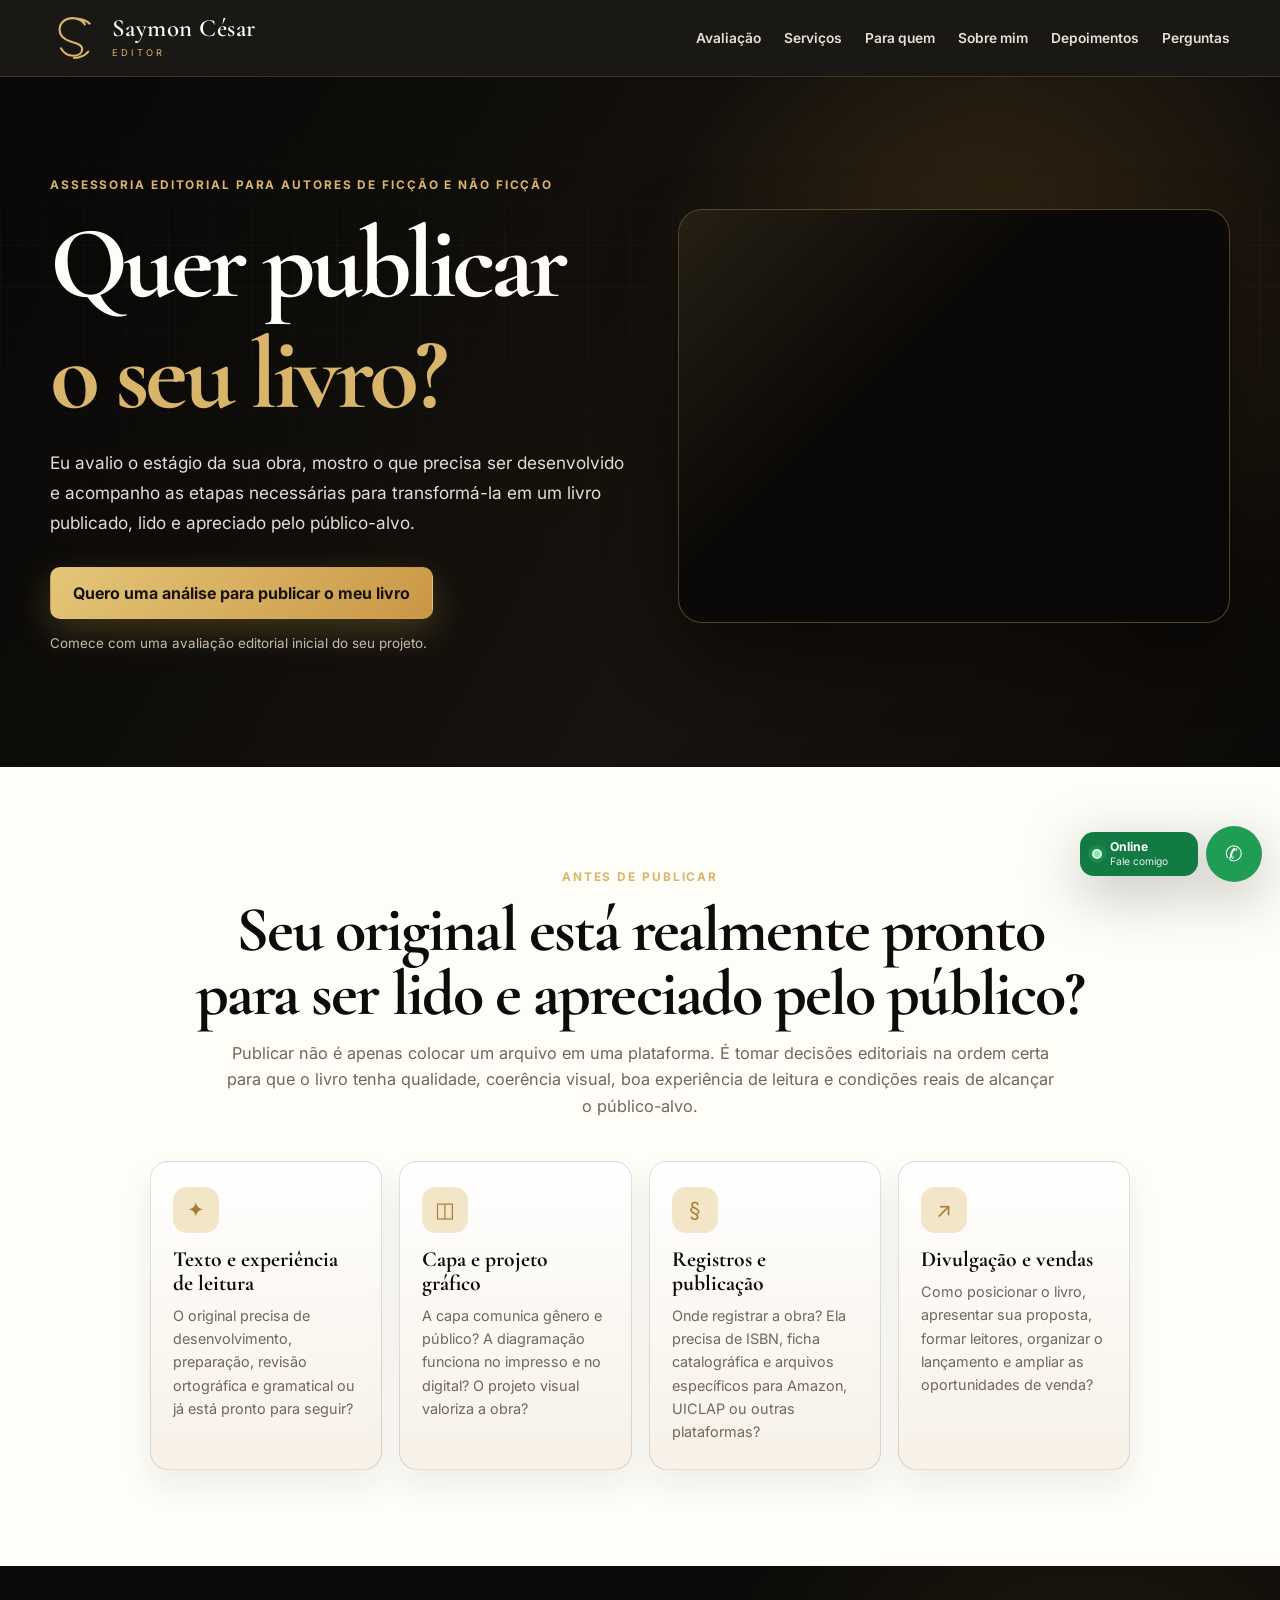
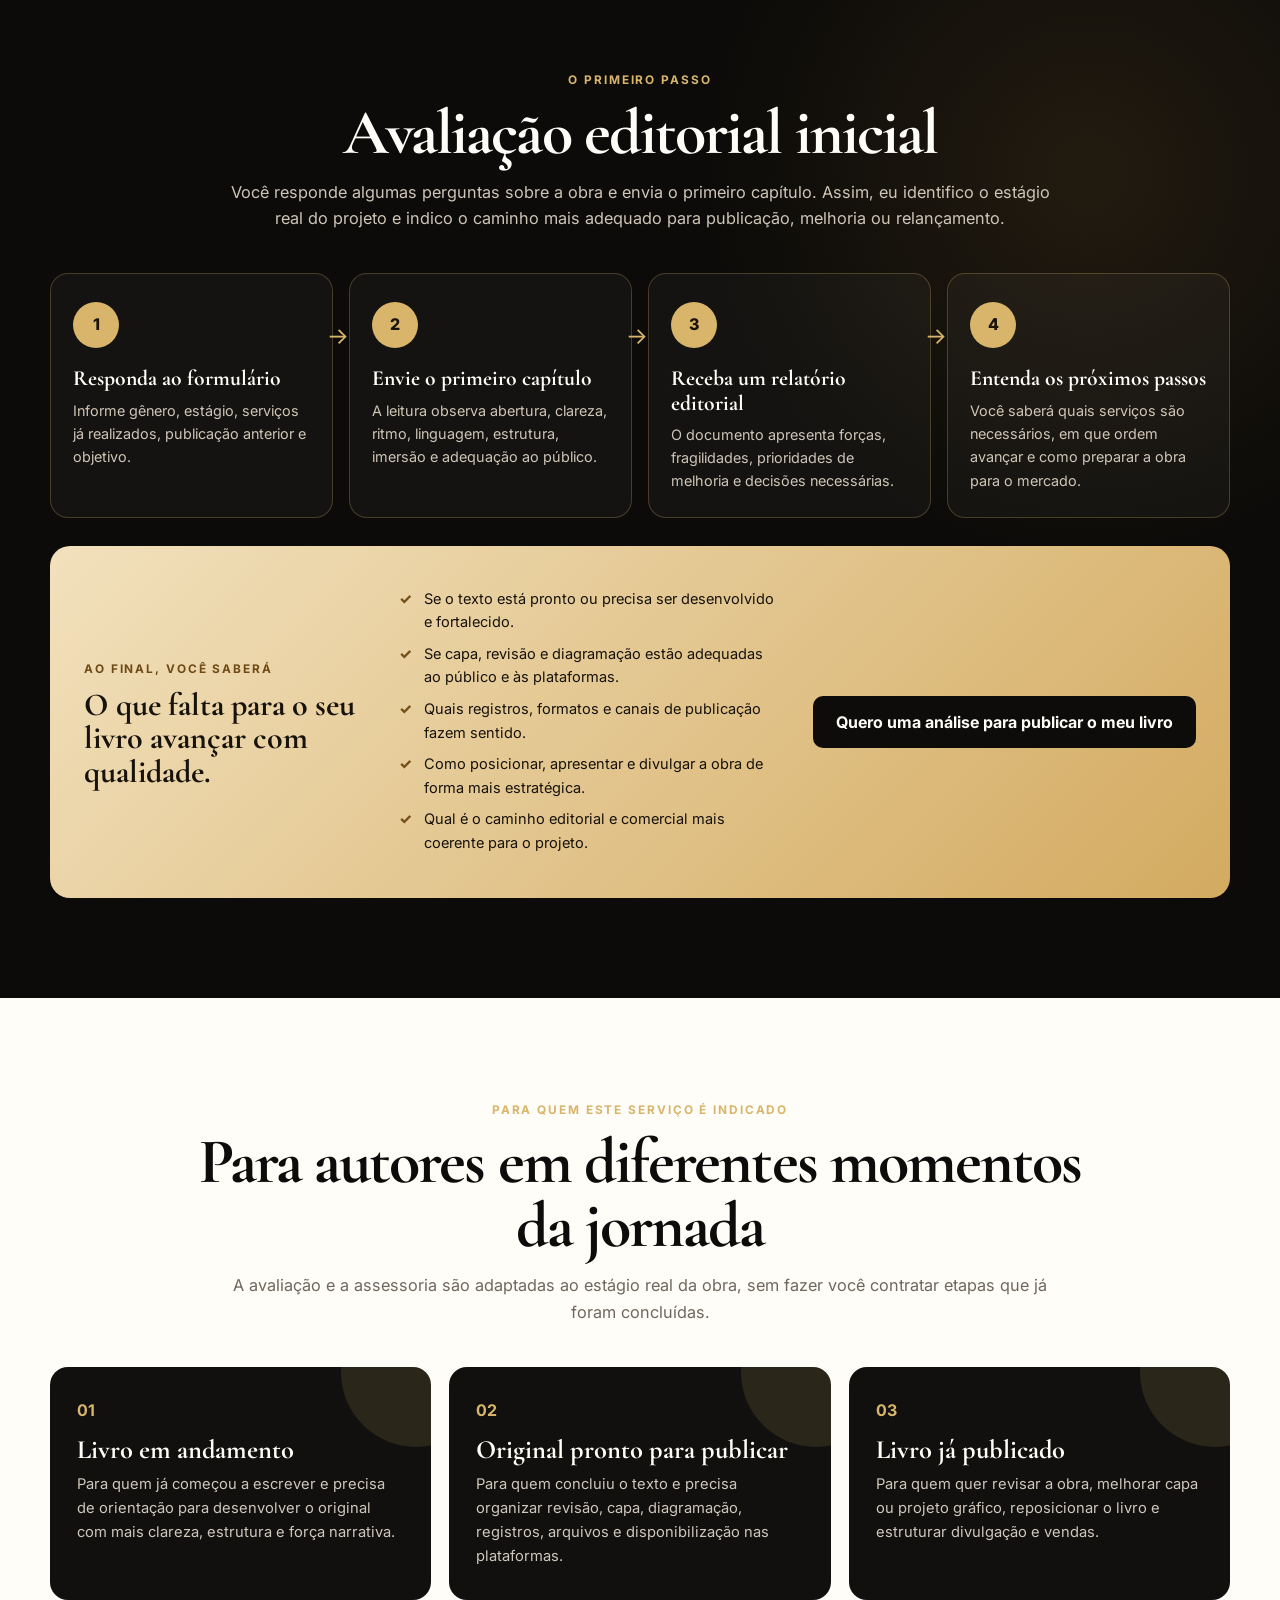
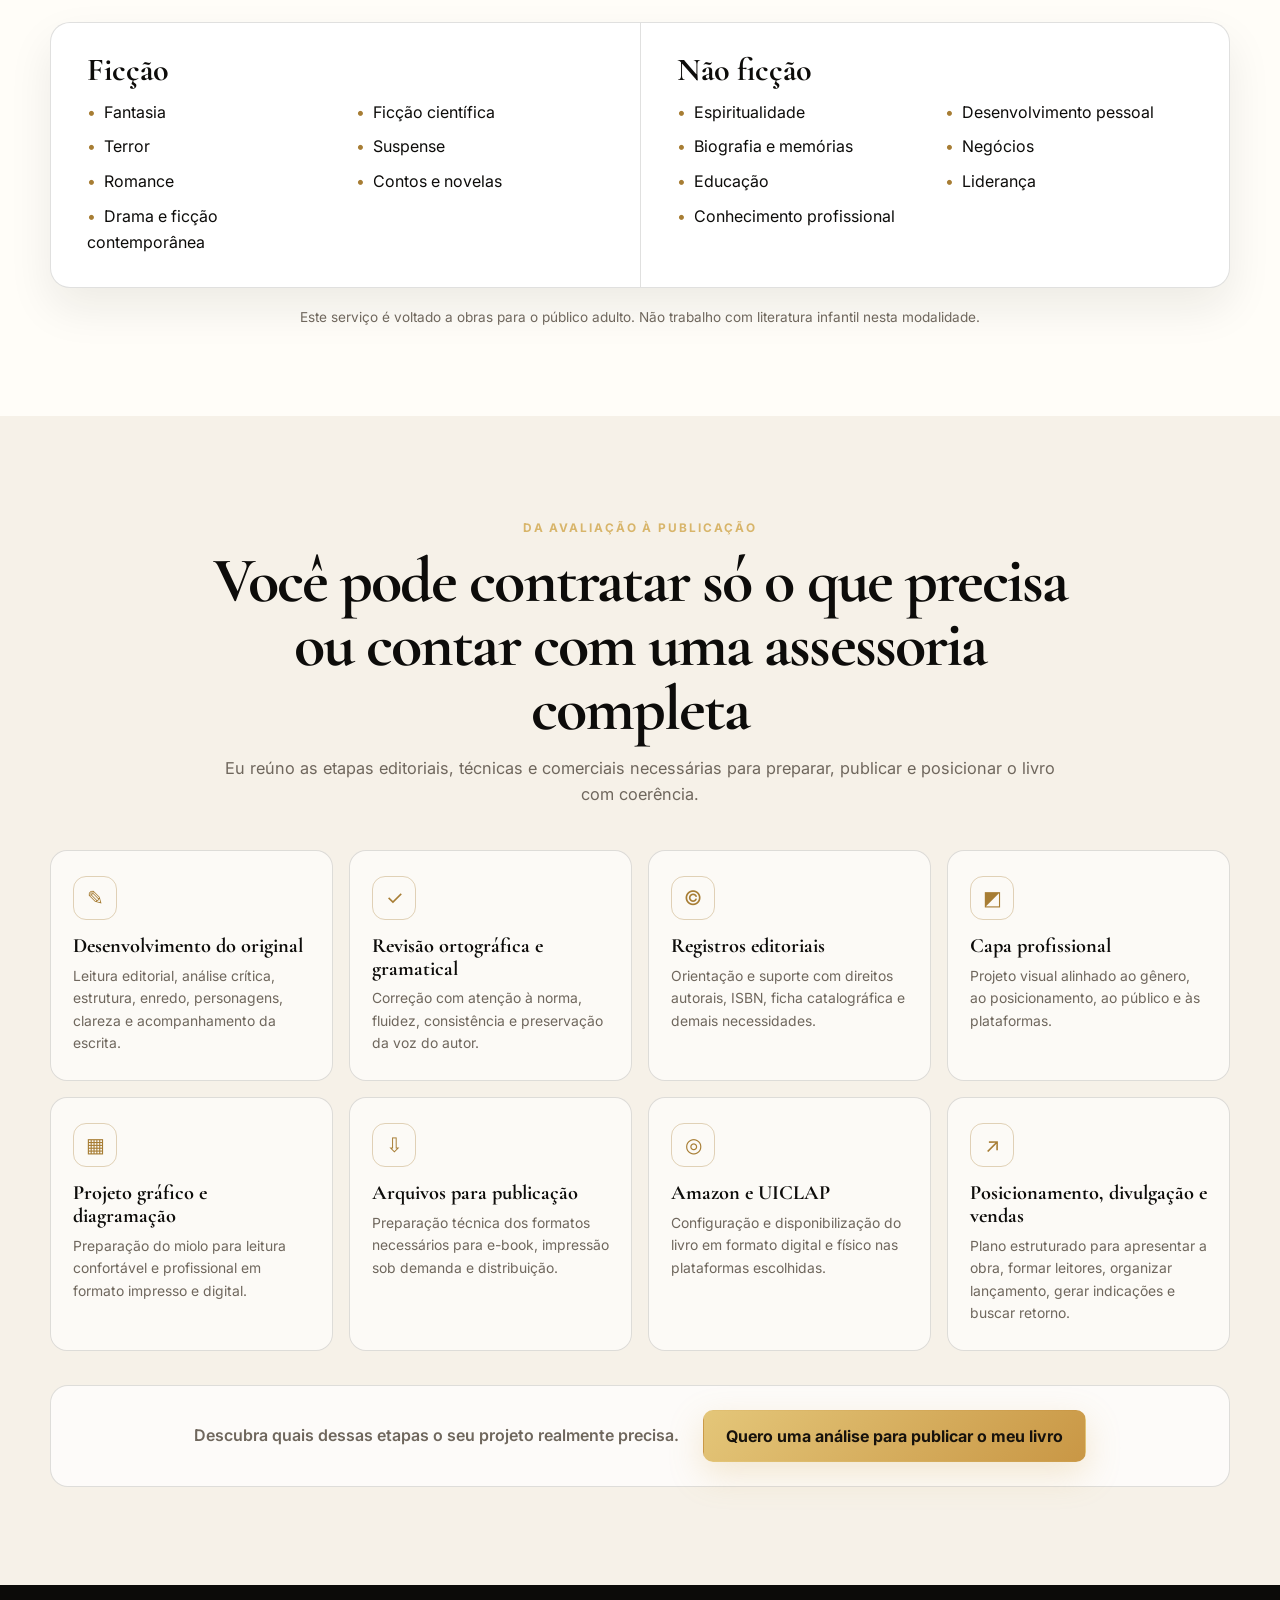
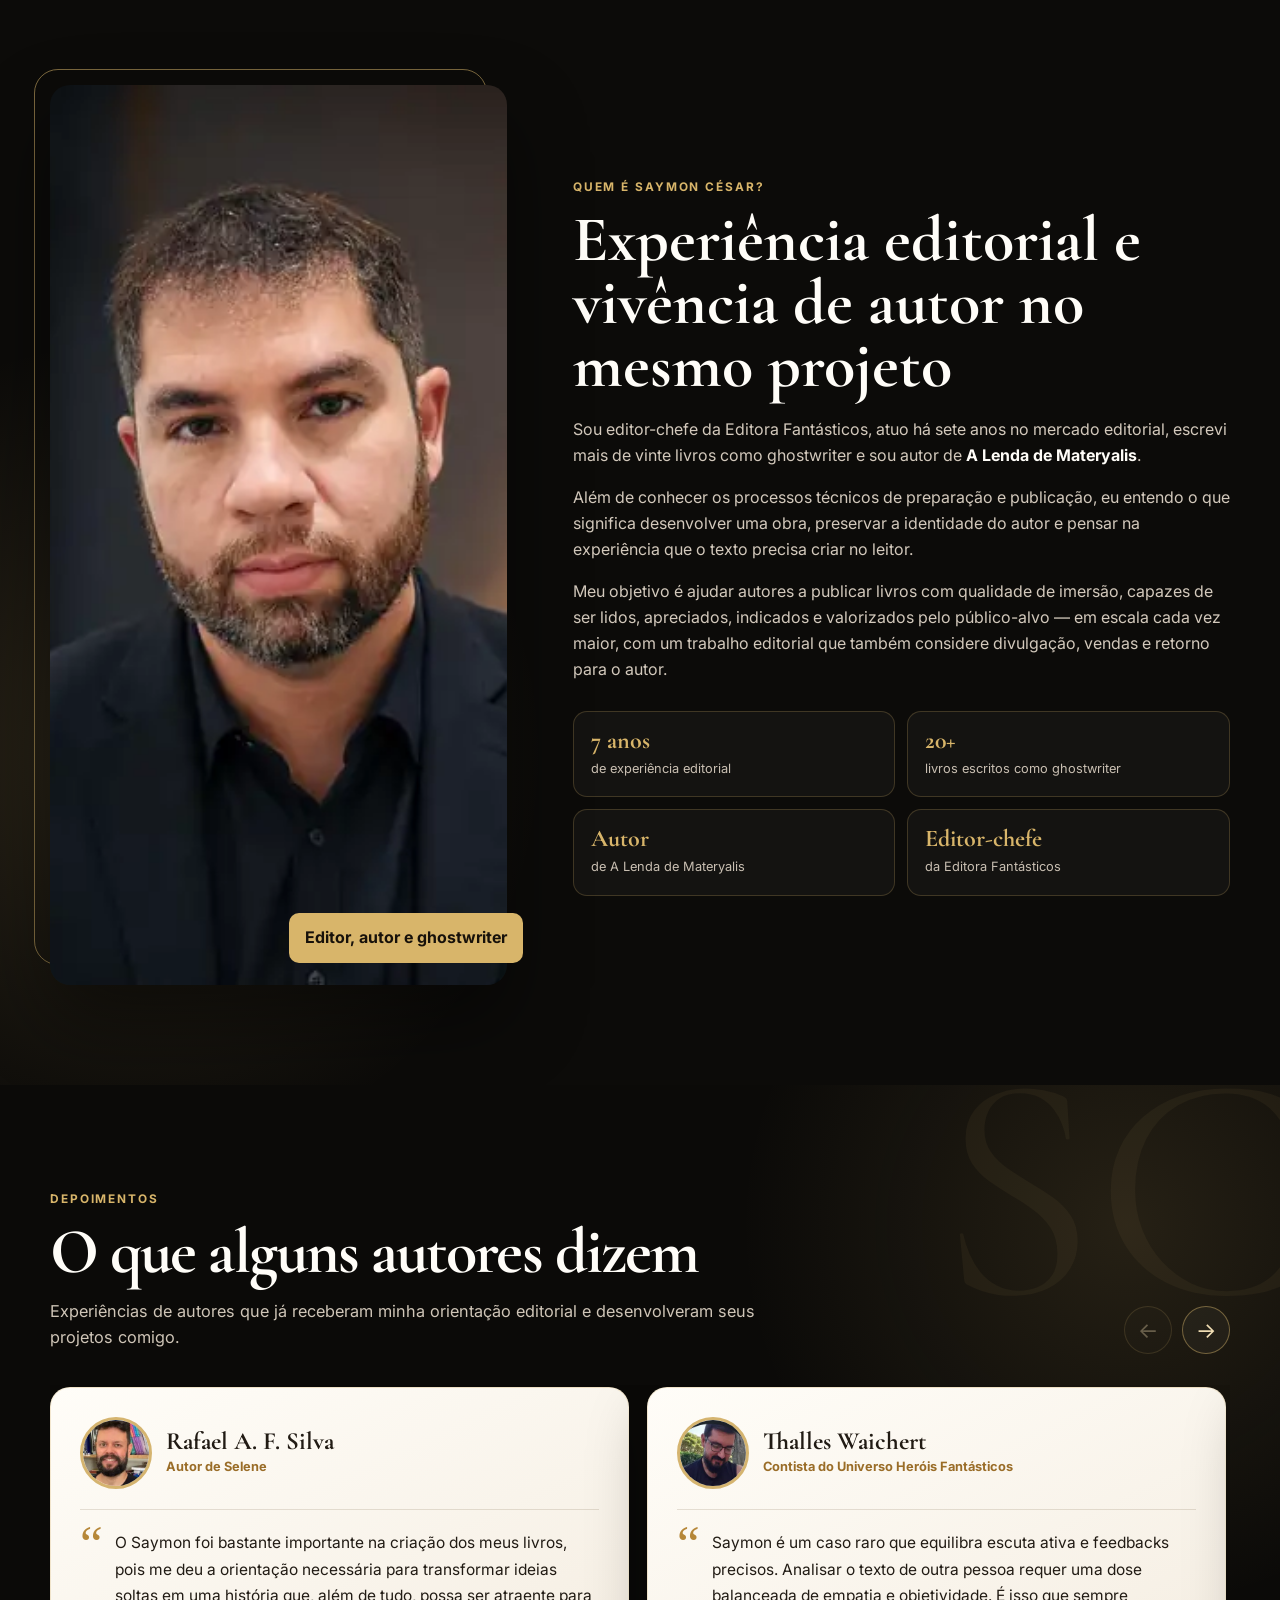
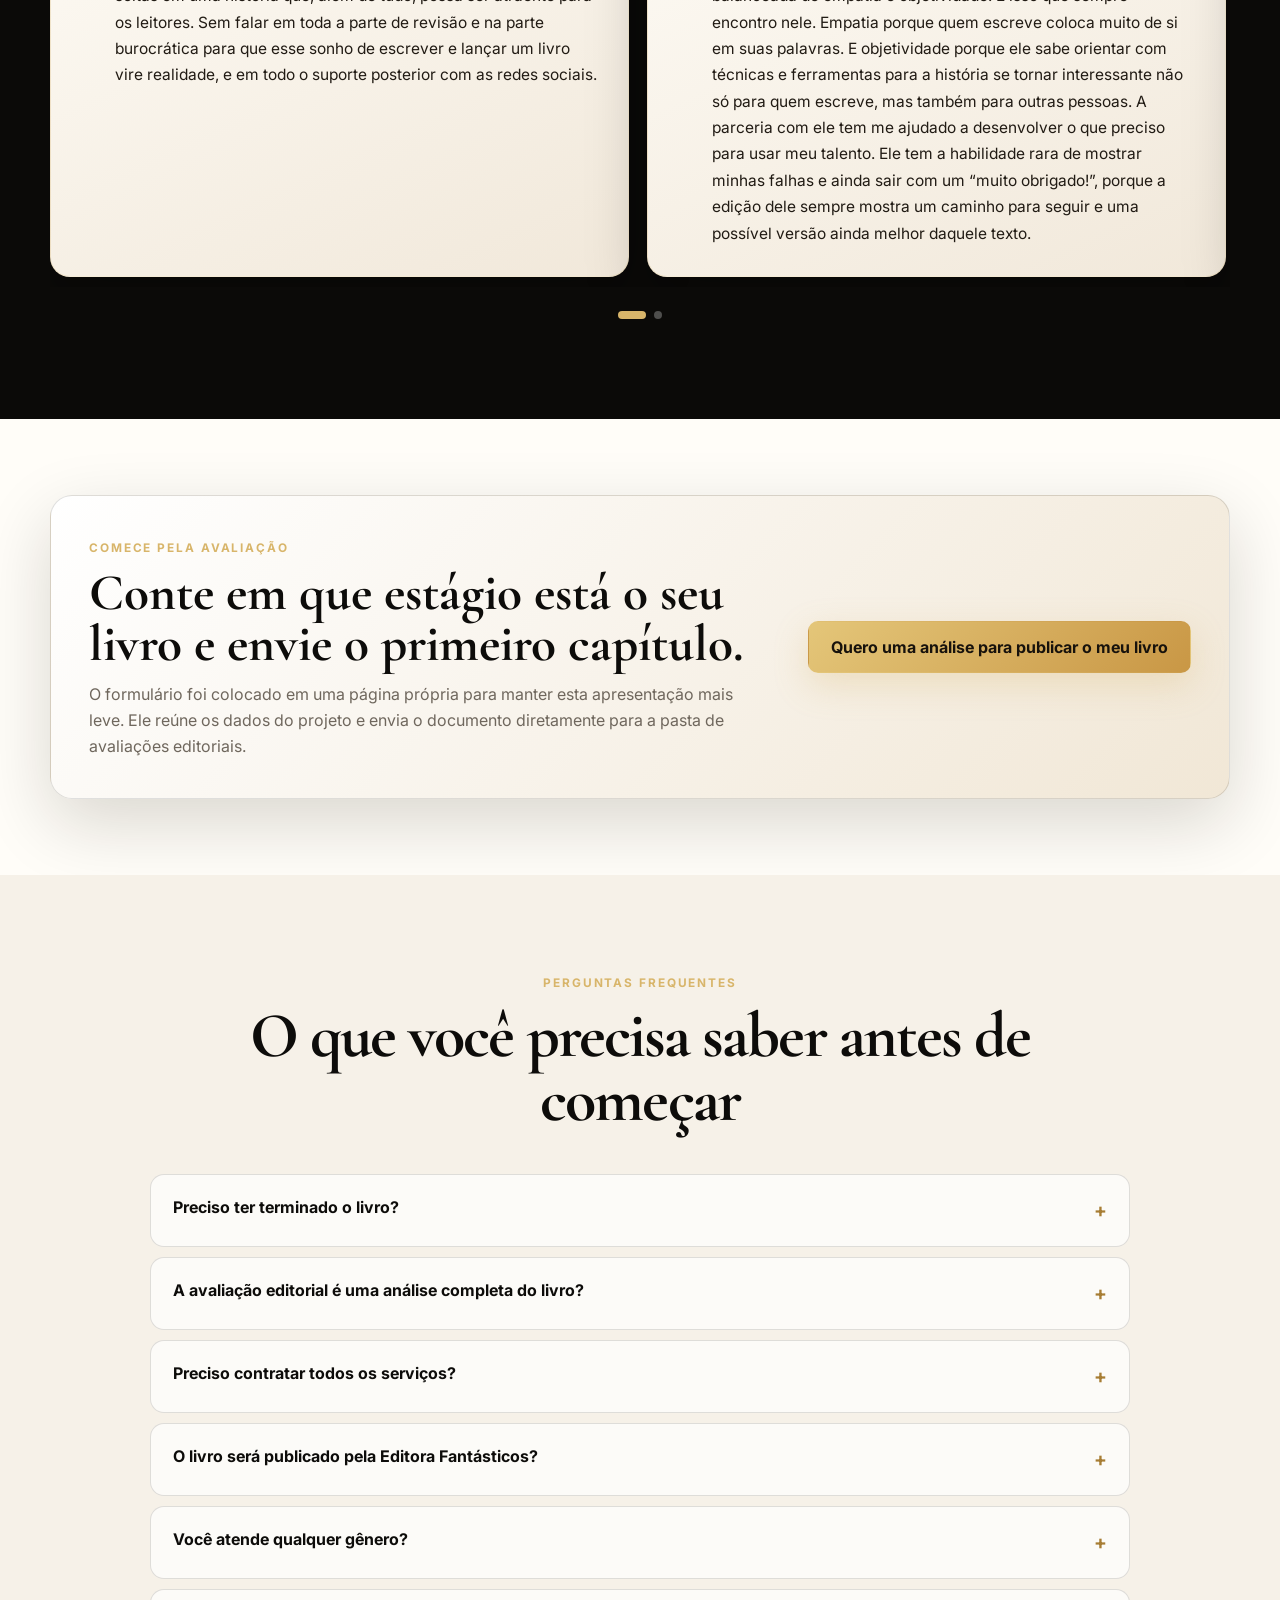
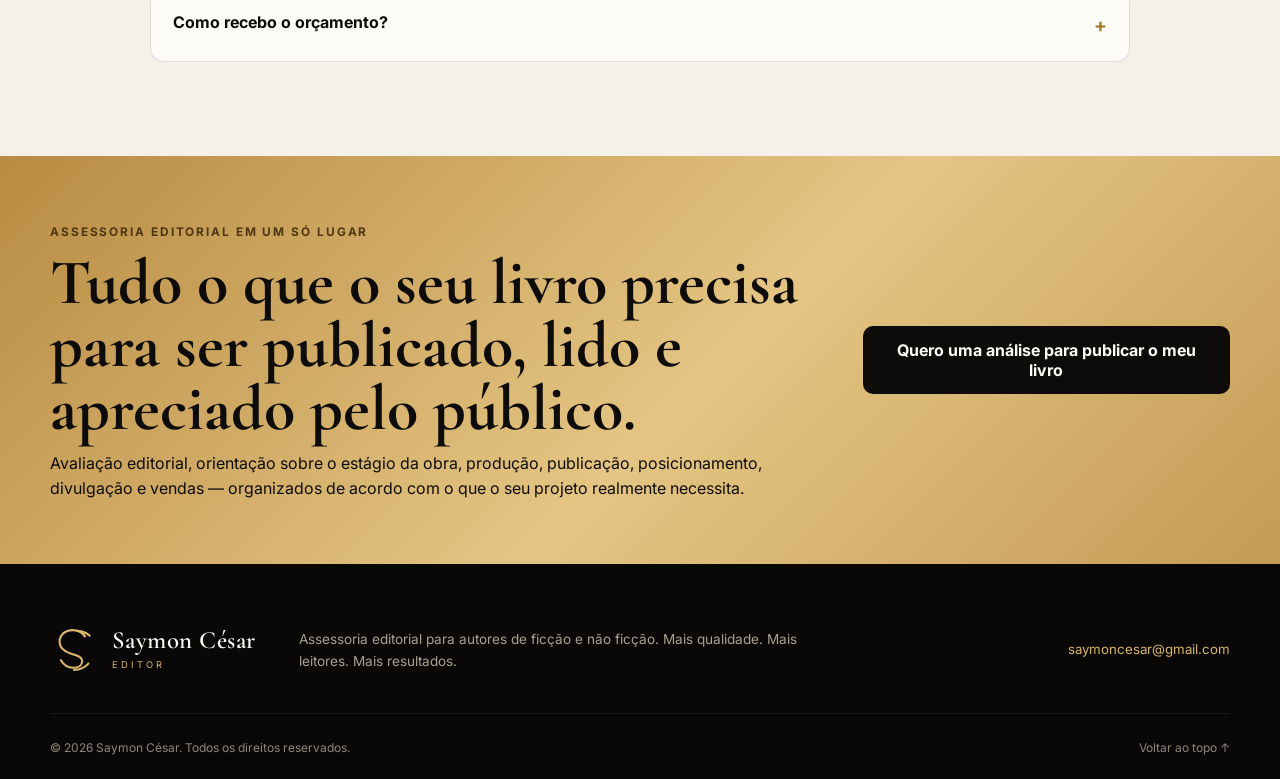
<file: editor-saymon-cesar/index.html>
<!doctype html>
<html lang="pt-BR">
<head>
  <meta charset="utf-8">
  <meta name="viewport" content="width=device-width, initial-scale=1">
  <meta name="theme-color" content="#0d0c0a">
  <meta name="description" content="Assessoria editorial de Saymon César para autores de ficção e não ficção: avaliação editorial, revisão, capa, diagramação, registros, publicação e estratégia de divulgação.">
  <meta name="robots" content="index,follow">
  <link rel="canonical" href="https://fantasticoseditora.github.io/copa-apocrifos/editor-saymon-cesar/">
  <title>Saymon César — Editor | Publique seu livro com orientação profissional</title>
  <link rel="preconnect" href="https://fonts.googleapis.com">
  <link rel="preconnect" href="https://fonts.gstatic.com" crossorigin>
  <link href="https://fonts.googleapis.com/css2?family=Cormorant+Garamond:wght@500;600;700&family=Inter:wght@400;500;600;700&display=swap" rel="stylesheet">
  <link rel="icon" href="data:image/svg+xml,%3Csvg xmlns='http://www.w3.org/2000/svg' viewBox='0 0 64 64'%3E%3Crect width='64' height='64' rx='14' fill='%230d0c0a'/%3E%3Cpath d='M45 17c-3-5-8-8-14-8-9 0-16 6-16 14 0 7 5 11 13 13l7 2c4 1 6 3 6 6 0 4-4 7-9 7-6 0-10-3-13-8' fill='none' stroke='%23d8b56a' stroke-width='5' stroke-linecap='round'/%3E%3C/svg%3E">
  <link rel="stylesheet" href="styles.css">
  <link rel="stylesheet" href="site-v2.css?v=20260804a">
  <script type="application/ld+json">{"@context":"https://schema.org","@type":"ProfessionalService","name":"Saymon César — Assessoria Editorial","url":"https://fantasticoseditora.github.io/copa-apocrifos/editor-saymon-cesar/","email":"mailto:saymoncesar@gmail.com","telephone":"+55 47 99795-5722","areaServed":"BR","description":"Assessoria editorial para autores de ficção e não ficção, da avaliação do original à publicação e divulgação.","founder":{"@type":"Person","name":"Saymon César","jobTitle":"Editor","description":"Editor-chefe da Editora Fantásticos, autor de A Lenda de Materyalis e ghostwriter de mais de 20 livros."}}</script>
</head>
<body>
  <a class="skip" href="#conteudo">Ir para o conteúdo</a>

  <header class="site-header" id="inicio">
    <div class="container nav">
      <a class="brand" href="#inicio" aria-label="Saymon César Editor — início">
        <svg viewBox="0 0 76 66" aria-hidden="true"><path d="M51 13c-4-6-10-9-18-9C22 4 14 11 14 21c0 9 6 14 16 17l9 3c5 2 8 4 8 8 0 6-5 10-13 10-8 0-14-4-18-11"/><path d="M58 12c-6-5-12-7-19-7M56 53c-5 6-12 9-21 9"/></svg>
        <span><strong>Saymon César</strong><small>EDITOR</small></span>
      </a>
      <button class="menu-toggle" type="button" aria-label="Abrir menu" aria-expanded="false" aria-controls="menu"><span></span><span></span><span></span></button>
      <nav class="main-nav" id="menu" aria-label="Navegação principal">
        <a href="#avaliacao">Avaliação</a>
        <a href="#servicos">Serviços</a>
        <a href="#publicos">Para quem</a>
        <a href="#sobre">Sobre mim</a>
        <a href="#depoimentos">Depoimentos</a>
        <a href="#perguntas">Perguntas</a>
      </nav>
    </div>
  </header>

  <main id="conteudo">
    <section class="hero">
      <div class="container hero-grid">
        <div class="reveal">
          <p class="eyebrow">Assessoria editorial para autores de ficção e não ficção</p>
          <h1>Quer publicar <em>o seu livro?</em></h1>
          <p class="hero-lead">Eu avalio o estágio da sua obra, mostro o que precisa ser desenvolvido e acompanho as etapas necessárias para transformá-la em um livro publicado, lido e apreciado pelo público-alvo.</p>
          <div class="actions">
            <a class="button button-gold cta-form" href="formulario.html" target="_blank" rel="noopener">Quero uma análise para publicar o meu livro</a>
          </div>
          <p class="micro">Comece com uma avaliação editorial inicial do seu projeto.</p>
        </div>
        <figure class="hero-editorial-frame reveal">
          <img class="hero-editorial-image" src="hero-editorial-v2.webp" alt="Livro aberto sobre uma mesa, acompanhado de caneta-tinteiro e outros volumes" width="1200" height="900" fetchpriority="high">
        </figure>
      </div>
    </section>

    <section class="problem section-light">
      <div class="container narrow reveal">
        <div class="heading center">
          <span class="kicker">Antes de publicar</span>
          <h2>Seu original está realmente pronto para ser lido e apreciado pelo público?</h2>
          <p>Publicar não é apenas colocar um arquivo em uma plataforma. É tomar decisões editoriais na ordem certa para que o livro tenha qualidade, coerência visual, boa experiência de leitura e condições reais de alcançar o público-alvo.</p>
        </div>
        <div class="specifics">
          <article><span class="icon">✦</span><h3>Texto e experiência de leitura</h3><p>O original precisa de desenvolvimento, preparação, revisão ortográfica e gramatical ou já está pronto para seguir?</p></article>
          <article><span class="icon">◫</span><h3>Capa e projeto gráfico</h3><p>A capa comunica gênero e público? A diagramação funciona no impresso e no digital? O projeto visual valoriza a obra?</p></article>
          <article><span class="icon">§</span><h3>Registros e publicação</h3><p>Onde registrar a obra? Ela precisa de ISBN, ficha catalográfica e arquivos específicos para Amazon, UICLAP ou outras plataformas?</p></article>
          <article><span class="icon">↗</span><h3>Divulgação e vendas</h3><p>Como posicionar o livro, apresentar sua proposta, formar leitores, organizar o lançamento e ampliar as oportunidades de venda?</p></article>
        </div>
      </div>
    </section>

    <section class="assessment" id="avaliacao">
      <div class="container">
        <div class="heading center reveal">
          <span class="kicker">O primeiro passo</span>
          <h2>Avaliação editorial inicial</h2>
          <p>Você responde algumas perguntas sobre a obra e envia o primeiro capítulo. Assim, eu identifico o estágio real do projeto e indico o caminho mais adequado para publicação, melhoria ou relançamento.</p>
        </div>
        <div class="flow reveal">
          <article><span>1</span><h3>Responda ao formulário</h3><p>Informe gênero, estágio, serviços já realizados, publicação anterior e objetivo.</p></article>
          <article><span>2</span><h3>Envie o primeiro capítulo</h3><p>A leitura observa abertura, clareza, ritmo, linguagem, estrutura, imersão e adequação ao público.</p></article>
          <article><span>3</span><h3>Receba um relatório editorial</h3><p>O documento apresenta forças, fragilidades, prioridades de melhoria e decisões necessárias.</p></article>
          <article><span>4</span><h3>Entenda os próximos passos</h3><p>Você saberá quais serviços são necessários, em que ordem avançar e como preparar a obra para o mercado.</p></article>
        </div>
        <div class="result reveal">
          <div><span class="kicker">Ao final, você saberá</span><h3>O que falta para o seu livro avançar com qualidade.</h3></div>
          <ul class="check">
            <li>Se o texto está pronto ou precisa ser desenvolvido e fortalecido.</li>
            <li>Se capa, revisão e diagramação estão adequadas ao público e às plataformas.</li>
            <li>Quais registros, formatos e canais de publicação fazem sentido.</li>
            <li>Como posicionar, apresentar e divulgar a obra de forma mais estratégica.</li>
            <li>Qual é o caminho editorial e comercial mais coerente para o projeto.</li>
          </ul>
          <a class="button cta-form" href="formulario.html" target="_blank" rel="noopener">Quero uma análise para publicar o meu livro</a>
        </div>
      </div>
    </section>

    <section class="audience section-light" id="publicos">
      <div class="container">
        <div class="heading center reveal">
          <span class="kicker">Para quem este serviço é indicado</span>
          <h2>Para autores em diferentes momentos da jornada</h2>
          <p>A avaliação e a assessoria são adaptadas ao estágio real da obra, sem fazer você contratar etapas que já foram concluídas.</p>
        </div>
        <div class="stages reveal">
          <article><span>01</span><h3>Livro em andamento</h3><p>Para quem já começou a escrever e precisa de orientação para desenvolver o original com mais clareza, estrutura e força narrativa.</p></article>
          <article><span>02</span><h3>Original pronto para publicar</h3><p>Para quem concluiu o texto e precisa organizar revisão, capa, diagramação, registros, arquivos e disponibilização nas plataformas.</p></article>
          <article><span>03</span><h3>Livro já publicado</h3><p>Para quem quer revisar a obra, melhorar capa ou projeto gráfico, reposicionar o livro e estruturar divulgação e vendas.</p></article>
        </div>
        <div class="genres reveal">
          <div><h3>Ficção</h3><ul class="dotlist"><li>Fantasia</li><li>Ficção científica</li><li>Terror</li><li>Suspense</li><li>Romance</li><li>Contos e novelas</li><li>Drama e ficção contemporânea</li></ul></div>
          <div><h3>Não ficção</h3><ul class="dotlist"><li>Espiritualidade</li><li>Desenvolvimento pessoal</li><li>Biografia e memórias</li><li>Negócios</li><li>Educação</li><li>Liderança</li><li>Conhecimento profissional</li></ul></div>
        </div>
        <p class="scope reveal">Este serviço é voltado a obras para o público adulto. Não trabalho com literatura infantil nesta modalidade.</p>
      </div>
    </section>

    <section class="services section-paper" id="servicos">
      <div class="container">
        <div class="heading center reveal">
          <span class="kicker">Da avaliação à publicação</span>
          <h2>Você pode contratar só o que precisa ou contar com uma assessoria completa</h2>
          <p>Eu reúno as etapas editoriais, técnicas e comerciais necessárias para preparar, publicar e posicionar o livro com coerência.</p>
        </div>
        <div class="service-grid reveal">
          <article><span>✎</span><h3>Desenvolvimento do original</h3><p>Leitura editorial, análise crítica, estrutura, enredo, personagens, clareza e acompanhamento da escrita.</p></article>
          <article><span>✓</span><h3>Revisão ortográfica e gramatical</h3><p>Correção com atenção à norma, fluidez, consistência e preservação da voz do autor.</p></article>
          <article><span>©</span><h3>Registros editoriais</h3><p>Orientação e suporte com direitos autorais, ISBN, ficha catalográfica e demais necessidades.</p></article>
          <article><span>◩</span><h3>Capa profissional</h3><p>Projeto visual alinhado ao gênero, ao posicionamento, ao público e às plataformas.</p></article>
          <article><span>▦</span><h3>Projeto gráfico e diagramação</h3><p>Preparação do miolo para leitura confortável e profissional em formato impresso e digital.</p></article>
          <article><span>⇩</span><h3>Arquivos para publicação</h3><p>Preparação técnica dos formatos necessários para e-book, impressão sob demanda e distribuição.</p></article>
          <article><span>◎</span><h3>Amazon e UICLAP</h3><p>Configuração e disponibilização do livro em formato digital e físico nas plataformas escolhidas.</p></article>
          <article><span>↗</span><h3>Posicionamento, divulgação e vendas</h3><p>Plano estruturado para apresentar a obra, formar leitores, organizar lançamento, gerar indicações e buscar retorno.</p></article>
        </div>
        <div class="section-cta reveal">
          <p>Descubra quais dessas etapas o seu projeto realmente precisa.</p>
          <a class="button button-gold cta-form" href="formulario.html" target="_blank" rel="noopener">Quero uma análise para publicar o meu livro</a>
        </div>
      </div>
    </section>

    <section class="about" id="sobre">
      <div class="container about-grid">
        <div class="portrait reveal">
          <img id="portrait-image" src="portrait.webp" alt="Retrato profissional de Saymon César" width="720" height="900" loading="lazy">
          <div class="portrait-caption">Editor, autor e ghostwriter</div>
        </div>
        <div class="reveal">
          <span class="kicker">Quem é Saymon César?</span>
          <h2>Experiência editorial e vivência de autor no mesmo projeto</h2>
          <p>Sou editor-chefe da Editora Fantásticos, atuo há sete anos no mercado editorial, escrevi mais de vinte livros como ghostwriter e sou autor de <strong>A Lenda de Materyalis</strong>.</p>
          <p>Além de conhecer os processos técnicos de preparação e publicação, eu entendo o que significa desenvolver uma obra, preservar a identidade do autor e pensar na experiência que o texto precisa criar no leitor.</p>
          <p>Meu objetivo é ajudar autores a publicar livros com qualidade de imersão, capazes de ser lidos, apreciados, indicados e valorizados pelo público-alvo — em escala cada vez maior, com um trabalho editorial que também considere divulgação, vendas e retorno para o autor.</p>
          <div class="credentials">
            <div><strong>7 anos</strong><span>de experiência editorial</span></div>
            <div><strong>20+</strong><span>livros escritos como ghostwriter</span></div>
            <div><strong>Autor</strong><span>de A Lenda de Materyalis</span></div>
            <div><strong>Editor-chefe</strong><span>da Editora Fantásticos</span></div>
          </div>
        </div>
      </div>
    </section>

    <section class="testimonials" id="depoimentos" aria-labelledby="testimonial-title">
      <div class="container">
        <div class="heading reveal">
          <span class="kicker">Depoimentos</span>
          <h2 id="testimonial-title">O que alguns autores dizem</h2>
          <p>Experiências de autores que já receberam minha orientação editorial e desenvolveram seus projetos comigo.</p>
        </div>
        <div class="testimonial-toolbar" aria-label="Controles do carrossel">
          <button class="testimonial-arrow testimonial-prev" type="button" aria-label="Depoimento anterior">←</button>
          <button class="testimonial-arrow testimonial-next" type="button" aria-label="Próximo depoimento">→</button>
        </div>
        <div class="testimonial-track" tabindex="0" aria-label="Depoimentos de autores">
          <article class="testimonial-card">
            <div class="testimonial-person">
              <img class="testimonial-avatar" src="avatar-rafael.webp" alt="Foto de Rafael A. F. Silva" width="180" height="180" loading="lazy">
              <div><h3>Rafael A. F. Silva</h3><p>Autor de Selene</p></div>
            </div>
            <blockquote class="testimonial-quote"><div class="testimonial-copy">O Saymon foi bastante importante na criação dos meus livros, pois me deu a orientação necessária para transformar ideias soltas em uma história que, além de tudo, possa ser atraente para os leitores. Sem falar em toda a parte de revisão e na parte burocrática para que esse sonho de escrever e lançar um livro vire realidade, e em todo o suporte posterior com as redes sociais.</div></blockquote>
          </article>
          <article class="testimonial-card">
            <div class="testimonial-person">
              <img class="testimonial-avatar" src="avatar-thales.webp" alt="Foto de Thalles Waichert" width="180" height="180" loading="lazy">
              <div><h3>Thalles Waichert</h3><p>Contista do Universo Heróis Fantásticos</p></div>
            </div>
            <blockquote class="testimonial-quote"><div class="testimonial-copy">Saymon é um caso raro que equilibra escuta ativa e feedbacks precisos. Analisar o texto de outra pessoa requer uma dose balanceada de empatia e objetividade. É isso que sempre encontro nele. Empatia porque quem escreve coloca muito de si em suas palavras. E objetividade porque ele sabe orientar com técnicas e ferramentas para a história se tornar interessante não só para quem escreve, mas também para outras pessoas. A parceria com ele tem me ajudado a desenvolver o que preciso para usar meu talento. Ele tem a habilidade rara de mostrar minhas falhas e ainda sair com um “muito obrigado!”, porque a edição dele sempre mostra um caminho para seguir e uma possível versão ainda melhor daquele texto.</div></blockquote>
          </article>
          <article class="testimonial-card">
            <div class="testimonial-person">
              <img class="testimonial-avatar" src="avatar-maiara.webp" alt="Foto de Mayara Oliveira" width="180" height="180" loading="lazy">
              <div><h3>Mayara Oliveira</h3><p>Autora de O Legado Grayson</p></div>
            </div>
            <blockquote class="testimonial-quote"><div class="testimonial-copy">O Saymon faz muito mais do que editar um texto: ele entende a essência da história. Suas sugestões são sempre bem fundamentadas e respeitam a identidade da obra e a voz do autor. Trabalhar com ele tem feito toda a diferença no desenvolvimento do meu livro. Sou muito grata por todo o cuidado e recomendo seu trabalho com total confiança.</div></blockquote>
          </article>
        </div>
        <div class="testimonial-pagination" aria-label="Indicadores do carrossel"></div>
      </div>
    </section>

    <section class="analysis-invite section-light" id="formulario">
      <div class="container analysis-invite-grid reveal">
        <div>
          <span class="kicker">Comece pela avaliação</span>
          <h2>Conte em que estágio está o seu livro e envie o primeiro capítulo.</h2>
          <p>O formulário foi colocado em uma página própria para manter esta apresentação mais leve. Ele reúne os dados do projeto e envia o documento diretamente para a pasta de avaliações editoriais.</p>
        </div>
        <a class="button button-gold cta-form" href="formulario.html" target="_blank" rel="noopener">Quero uma análise para publicar o meu livro</a>
      </div>
    </section>

    <section class="faq section-paper" id="perguntas">
      <div class="container narrow">
        <div class="heading center reveal"><span class="kicker">Perguntas frequentes</span><h2>O que você precisa saber antes de começar</h2></div>
        <div class="faq-list reveal">
          <details><summary>Preciso ter terminado o livro?</summary><p>Não. Posso avaliar um projeto em andamento, um original concluído ou uma obra já publicada. A recomendação muda conforme o estágio e o objetivo.</p></details>
          <details><summary>A avaliação editorial é uma análise completa do livro?</summary><p>A avaliação inicial considera o formulário e o primeiro capítulo para mapear o estágio da obra e orientar os próximos passos. Uma análise integral, quando necessária, é proposta separadamente.</p></details>
          <details><summary>Preciso contratar todos os serviços?</summary><p>Não. A avaliação identifica o que já está resolvido e o que ainda precisa ser feito. Você pode contratar etapas específicas ou uma assessoria completa.</p></details>
          <details><summary>O livro será publicado pela Editora Fantásticos?</summary><p>Este serviço é uma assessoria para publicação independente. A obra é preparada e publicada em nome do autor nas plataformas definidas para o projeto.</p></details>
          <details><summary>Você atende qualquer gênero?</summary><p>Atendo diferentes gêneros de ficção e não ficção voltados ao público adulto. Literatura infantil não faz parte desta modalidade.</p></details>
          <details><summary>Como recebo o orçamento?</summary><p>Depois de conhecer o estágio da obra e os serviços necessários, preparo uma proposta coerente com o projeto, sem incluir etapas que já estejam concluídas.</p></details>
        </div>
      </div>
    </section>

    <section class="final">
      <div class="container final-grid reveal">
        <div>
          <span class="kicker">Assessoria editorial em um só lugar</span>
          <h2>Tudo o que o seu livro precisa para ser publicado, lido e apreciado pelo público.</h2>
          <p>Avaliação editorial, orientação sobre o estágio da obra, produção, publicação, posicionamento, divulgação e vendas — organizados de acordo com o que o seu projeto realmente necessita.</p>
        </div>
        <div class="final-actions">
          <a class="button button-dark cta-form" href="formulario.html" target="_blank" rel="noopener">Quero uma análise para publicar o meu livro</a>
        </div>
      </div>
    </section>
  </main>

  <footer class="footer">
    <div class="container footer-grid">
      <a class="brand" href="#inicio">
        <svg viewBox="0 0 76 66" aria-hidden="true"><path d="M51 13c-4-6-10-9-18-9C22 4 14 11 14 21c0 9 6 14 16 17l9 3c5 2 8 4 8 8 0 6-5 10-13 10-8 0-14-4-18-11"/><path d="M58 12c-6-5-12-7-19-7M56 53c-5 6-12 9-21 9"/></svg>
        <span><strong>Saymon César</strong><small>EDITOR</small></span>
      </a>
      <p>Assessoria editorial para autores de ficção e não ficção. Mais qualidade. Mais leitores. Mais resultados.</p>
      <div class="footer-contact"><a href="mailto:saymoncesar@gmail.com">saymoncesar@gmail.com</a></div>
    </div>
    <div class="container footer-bottom"><span>© <span id="year"></span> Saymon César. Todos os direitos reservados.</span><a href="#inicio">Voltar ao topo ↑</a></div>
  </footer>

  <a class="whatsapp-float" href="https://wa.me/5547997955722?text=Ol%C3%A1%2C%20Saymon.%20Quero%20conversar%20sobre%20a%20publica%C3%A7%C3%A3o%20do%20meu%20livro." target="_blank" rel="noopener" aria-label="Falar com Saymon César pelo WhatsApp">
    <span class="whatsapp-status"><i></i><strong>Online</strong><small>Fale comigo</small></span>
    <span class="whatsapp-icon" aria-hidden="true">✆</span>
  </a>

  <script src="script.js?v=20260804a"></script>
</body>
</html>
</file>
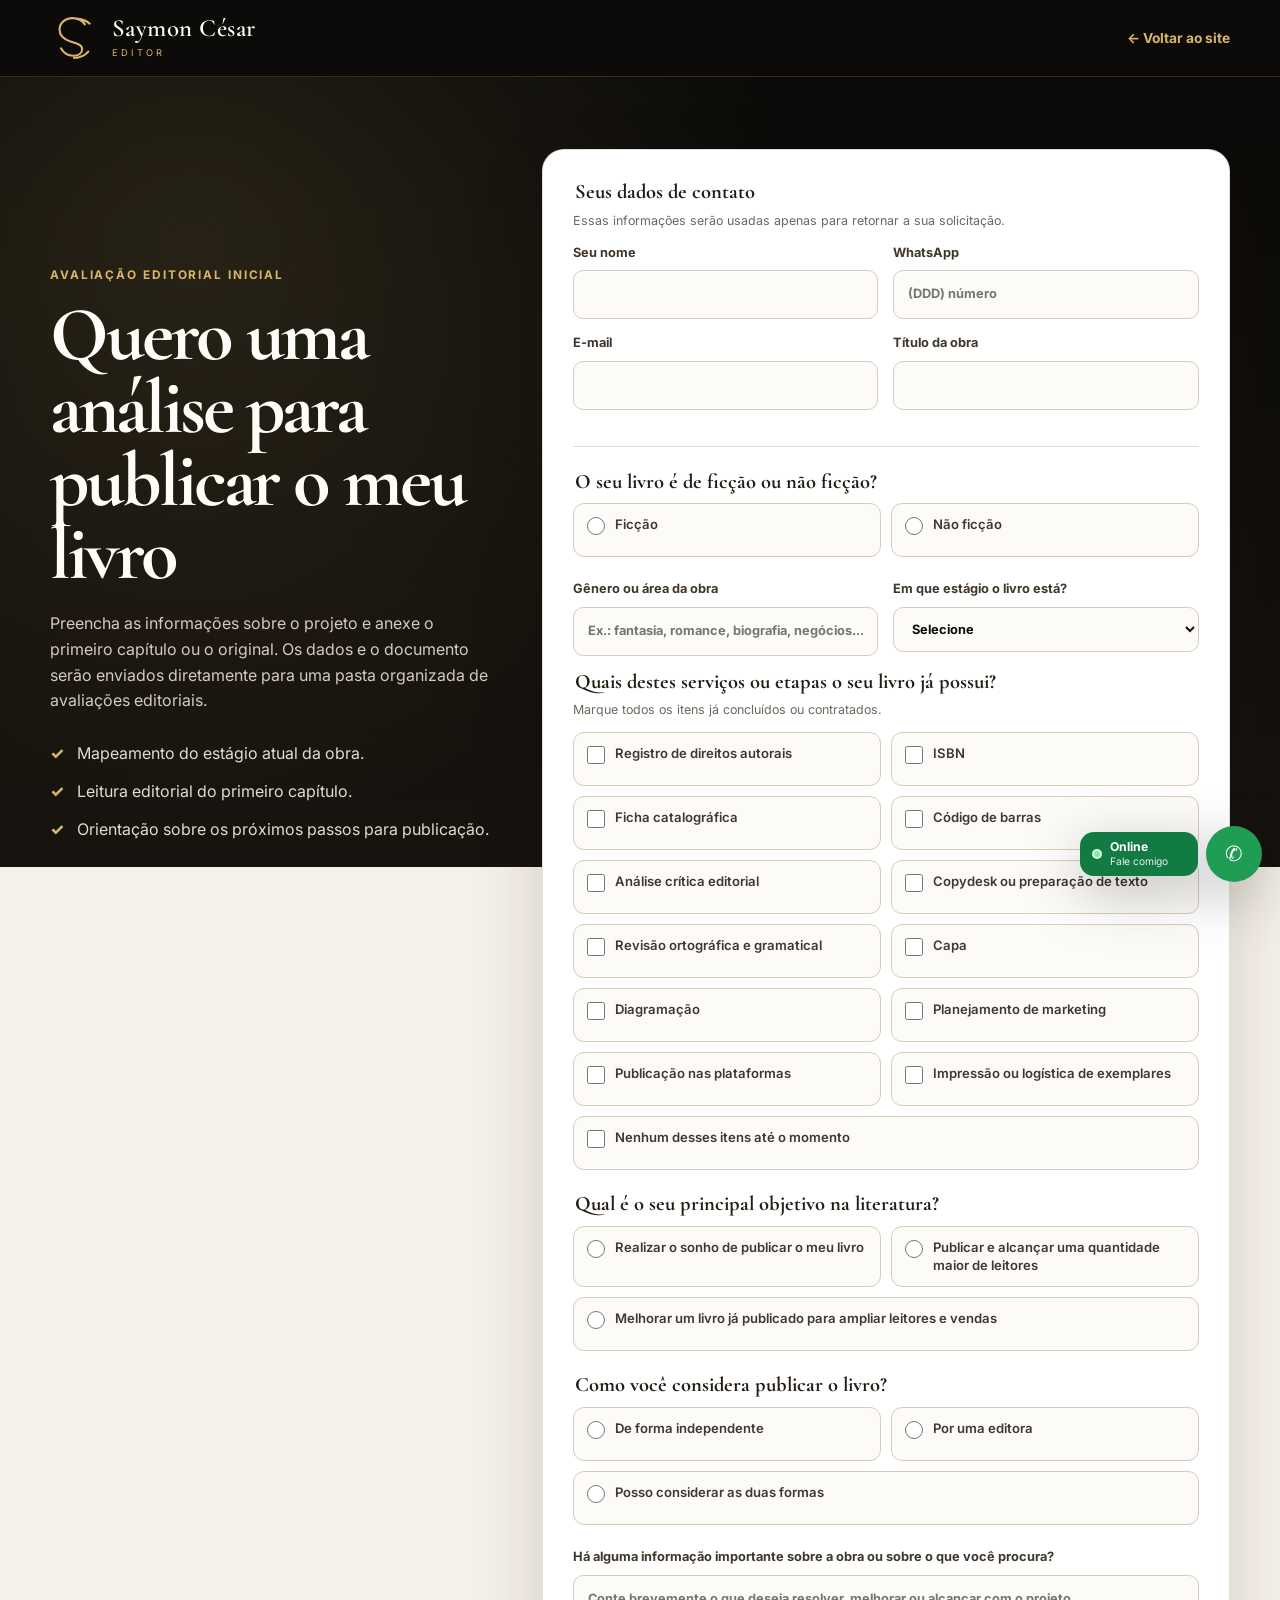
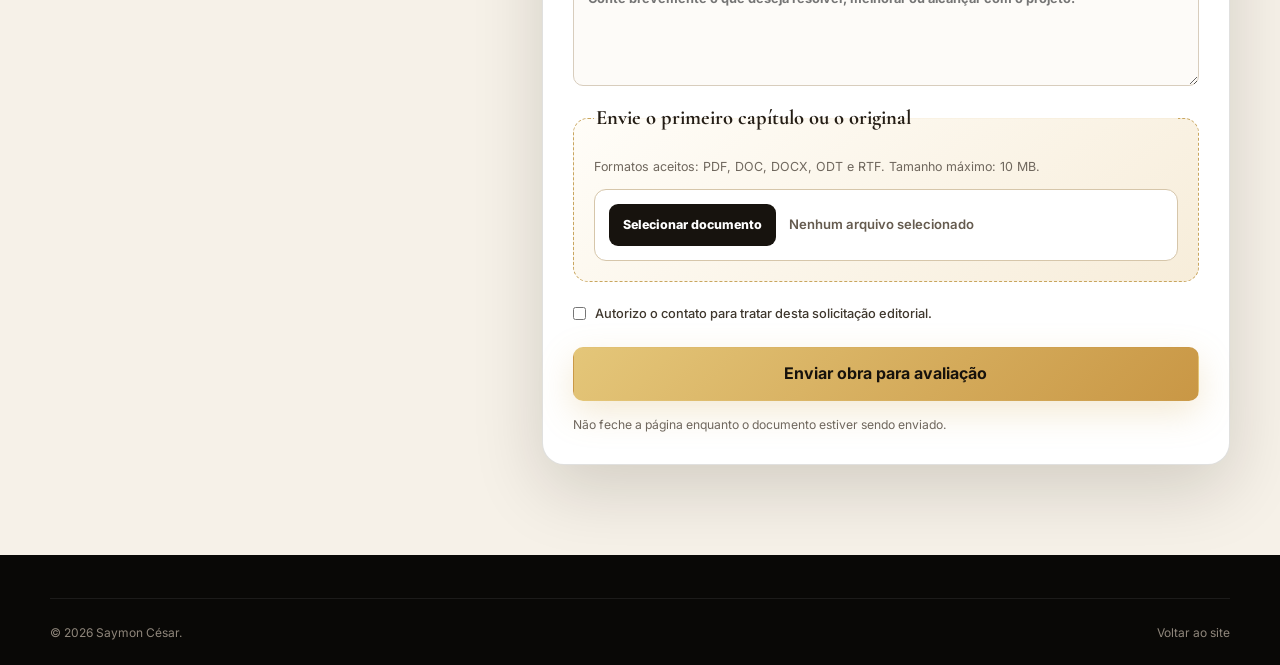
<file: editor-saymon-cesar/formulario.html>
<!doctype html>
<html lang="pt-BR">
<head>
  <meta charset="utf-8">
  <meta name="viewport" content="width=device-width, initial-scale=1">
  <meta name="theme-color" content="#0d0c0a">
  <meta name="robots" content="noindex,follow">
  <title>Avaliação editorial — Saymon César</title>
  <link rel="preconnect" href="https://fonts.googleapis.com">
  <link rel="preconnect" href="https://fonts.gstatic.com" crossorigin>
  <link href="https://fonts.googleapis.com/css2?family=Cormorant+Garamond:wght@500;600;700&family=Inter:wght@400;500;600;700&display=swap" rel="stylesheet">
  <link rel="stylesheet" href="styles.css">
  <link rel="stylesheet" href="formulario.css?v=20260804a">
</head>
<body class="form-page">
  <header class="site-header">
    <div class="container nav">
      <a class="brand" href="./" aria-label="Voltar ao site do Editor Saymon César">
        <svg viewBox="0 0 76 66" aria-hidden="true"><path d="M51 13c-4-6-10-9-18-9C22 4 14 11 14 21c0 9 6 14 16 17l9 3c5 2 8 4 8 8 0 6-5 10-13 10-8 0-14-4-18-11"/><path d="M58 12c-6-5-12-7-19-7M56 53c-5 6-12 9-21 9"/></svg>
        <span><strong>Saymon César</strong><small>EDITOR</small></span>
      </a>
      <a class="back-link" href="./">← Voltar ao site</a>
    </div>
  </header>

  <main class="form-page-main">
    <section class="form-page-intro">
      <div class="container form-page-grid">
        <div>
          <span class="kicker">Avaliação editorial inicial</span>
          <h1>Quero uma análise para publicar o meu livro</h1>
          <p>Preencha as informações sobre o projeto e anexe o primeiro capítulo ou o original. Os dados e o documento serão enviados diretamente para uma pasta organizada de avaliações editoriais.</p>
          <ul class="form-benefits">
            <li>Mapeamento do estágio atual da obra.</li>
            <li>Leitura editorial do primeiro capítulo.</li>
            <li>Orientação sobre os próximos passos para publicação.</li>
          </ul>
        </div>

        <form class="lead-form" id="editorial-form" novalidate>
          <fieldset class="form-block">
            <legend>Seus dados de contato</legend>
            <span class="helper">Essas informações serão usadas apenas para retornar a sua solicitação.</span>
            <div class="row">
              <label>Seu nome<input name="nome" type="text" autocomplete="name" required></label>
              <label>WhatsApp<input name="whatsapp" type="tel" autocomplete="tel" placeholder="(DDD) número" required></label>
            </div>
            <div class="row">
              <label>E-mail<input name="email" type="email" autocomplete="email" required></label>
              <label>Título da obra<input name="titulo" type="text" required></label>
            </div>
          </fieldset>

          <div class="section-divider" aria-hidden="true"></div>

          <fieldset class="form-block">
            <legend>O seu livro é de ficção ou não ficção?</legend>
            <div class="choice-grid">
              <label class="choice-card"><input name="tipo" type="radio" value="Ficção" required><span>Ficção</span></label>
              <label class="choice-card"><input name="tipo" type="radio" value="Não ficção" required><span>Não ficção</span></label>
            </div>
          </fieldset>

          <div class="row">
            <label>Gênero ou área da obra<input name="genero" type="text" placeholder="Ex.: fantasia, romance, biografia, negócios..." required></label>
            <label>Em que estágio o livro está?
              <select name="estagio" required>
                <option value="">Selecione</option>
                <option>Em andamento</option>
                <option>Original concluído, ainda não publicado</option>
                <option>Em produção editorial</option>
                <option>Pronto para publicação</option>
                <option>Já publicado e precisa de melhorias</option>
              </select>
            </label>
          </div>

          <fieldset class="form-block" id="services-block">
            <legend>Quais destes serviços ou etapas o seu livro já possui?</legend>
            <span class="helper">Marque todos os itens já concluídos ou contratados.</span>
            <div class="choice-grid services-list">
              <label class="choice-card"><input name="servicos" type="checkbox" value="Registro de direitos autorais"><span>Registro de direitos autorais</span></label>
              <label class="choice-card"><input name="servicos" type="checkbox" value="ISBN"><span>ISBN</span></label>
              <label class="choice-card"><input name="servicos" type="checkbox" value="Ficha catalográfica"><span>Ficha catalográfica</span></label>
              <label class="choice-card"><input name="servicos" type="checkbox" value="Código de barras"><span>Código de barras</span></label>
              <label class="choice-card"><input name="servicos" type="checkbox" value="Análise crítica editorial"><span>Análise crítica editorial</span></label>
              <label class="choice-card"><input name="servicos" type="checkbox" value="Copydesk ou preparação de texto"><span>Copydesk ou preparação de texto</span></label>
              <label class="choice-card"><input name="servicos" type="checkbox" value="Revisão ortográfica e gramatical"><span>Revisão ortográfica e gramatical</span></label>
              <label class="choice-card"><input name="servicos" type="checkbox" value="Capa"><span>Capa</span></label>
              <label class="choice-card"><input name="servicos" type="checkbox" value="Diagramação"><span>Diagramação</span></label>
              <label class="choice-card"><input name="servicos" type="checkbox" value="Planejamento de marketing"><span>Planejamento de marketing</span></label>
              <label class="choice-card"><input name="servicos" type="checkbox" value="Publicação nas plataformas"><span>Publicação nas plataformas</span></label>
              <label class="choice-card"><input name="servicos" type="checkbox" value="Impressão ou logística de exemplares"><span>Impressão ou logística de exemplares</span></label>
              <label class="choice-card full-choice"><input id="no-services" name="servicos" type="checkbox" value="Nenhum desses itens"><span>Nenhum desses itens até o momento</span></label>
            </div>
            <p class="form-error" id="services-error" role="alert">Marque pelo menos uma opção para indicar o estágio do projeto.</p>
          </fieldset>

          <fieldset class="form-block">
            <legend>Qual é o seu principal objetivo na literatura?</legend>
            <div class="choice-grid">
              <label class="choice-card"><input name="objetivo_literario" type="radio" value="Realizar o sonho de publicar o livro" required><span>Realizar o sonho de publicar o meu livro</span></label>
              <label class="choice-card"><input name="objetivo_literario" type="radio" value="Publicar e alcançar uma quantidade maior de leitores" required><span>Publicar e alcançar uma quantidade maior de leitores</span></label>
              <label class="choice-card full-choice"><input name="objetivo_literario" type="radio" value="Melhorar um livro já publicado para ampliar leitores e vendas" required><span>Melhorar um livro já publicado para ampliar leitores e vendas</span></label>
            </div>
          </fieldset>

          <fieldset class="form-block">
            <legend>Como você considera publicar o livro?</legend>
            <div class="choice-grid">
              <label class="choice-card"><input name="modelo_publicacao" type="radio" value="Publicação independente" required><span>De forma independente</span></label>
              <label class="choice-card"><input name="modelo_publicacao" type="radio" value="Publicação por editora" required><span>Por uma editora</span></label>
              <label class="choice-card full-choice"><input name="modelo_publicacao" type="radio" value="Aberto às duas formas" required><span>Posso considerar as duas formas</span></label>
            </div>
          </fieldset>

          <label>Há alguma informação importante sobre a obra ou sobre o que você procura?
            <textarea name="observacoes" rows="4" placeholder="Conte brevemente o que deseja resolver, melhorar ou alcançar com o projeto."></textarea>
          </label>

          <fieldset class="form-block upload-block">
            <legend>Envie o primeiro capítulo ou o original</legend>
            <span class="helper">Formatos aceitos: PDF, DOC, DOCX, ODT e RTF. Tamanho máximo: 10 MB.</span>
            <label class="file-picker" for="editorial-file">
              <span class="file-picker-button">Selecionar documento</span>
              <span class="file-picker-text" id="file-picker-text">Nenhum arquivo selecionado</span>
              <input id="editorial-file" name="arquivo" type="file" accept=".pdf,.doc,.docx,.odt,.rtf,application/pdf,application/msword,application/vnd.openxmlformats-officedocument.wordprocessingml.document,application/vnd.oasis.opendocument.text,application/rtf,text/rtf" required>
            </label>
          </fieldset>

          <label class="editorial-honeypot" aria-hidden="true">Não preencha este campo<input type="text" name="website" tabindex="-1" autocomplete="off"></label>
          <label class="consent"><input type="checkbox" required><span>Autorizo o contato para tratar desta solicitação editorial.</span></label>

          <button class="button button-gold submit-form" type="submit">Enviar obra para avaliação</button>
          <p class="submission-status" id="submission-status" role="status" aria-live="polite"></p>
          <p class="form-note">Não feche a página enquanto o documento estiver sendo enviado.</p>
        </form>
      </div>
    </section>
  </main>

  <footer class="footer form-footer">
    <div class="container footer-bottom"><span>© <span id="year"></span> Saymon César.</span><a href="./">Voltar ao site</a></div>
  </footer>

  <a class="whatsapp-float" href="https://wa.me/5547997955722?text=Ol%C3%A1%2C%20Saymon.%20Quero%20conversar%20sobre%20a%20publica%C3%A7%C3%A3o%20do%20meu%20livro." target="_blank" rel="noopener" aria-label="Falar com Saymon César pelo WhatsApp">
    <span class="whatsapp-status"><i></i><strong>Online</strong><small>Fale comigo</small></span>
    <span class="whatsapp-icon" aria-hidden="true">✆</span>
  </a>

  <script src="form-config.js?v=20260804a"></script>
  <script src="formulario.js?v=20260804a"></script>
</body>
</html>
</file>
<file: editor-saymon-cesar/styles.css>
:root{--ink:#0d0c0a;--ink2:#17140f;--paper:#f6f1e8;--paper2:#ece3d4;--white:#fffdf8;--gold:#d8b56a;--gold2:#a77d34;--muted:#6f675d;--line:rgba(20,17,13,.13);--shadow:0 24px 70px rgba(25,18,8,.16);--serif:"Cormorant Garamond",Georgia,serif;--sans:"Inter",Arial,sans-serif;--radius:20px}*{box-sizing:border-box}html{scroll-behavior:smooth}body{margin:0;color:var(--ink);background:var(--paper);font-family:var(--sans);line-height:1.62;-webkit-font-smoothing:antialiased}img{display:block;max-width:100%}a{color:inherit}button,input,select,textarea{font:inherit}button{cursor:pointer}.container{width:min(1180px,calc(100% - 40px));margin-inline:auto}.narrow{width:min(980px,calc(100% - 40px));margin-inline:auto}.skip{position:fixed;left:12px;top:-80px;z-index:999;padding:10px 14px;background:#fff;color:#000;border-radius:8px}.skip:focus{top:12px}.site-header{position:sticky;top:0;z-index:100;background:rgba(13,12,10,.95);border-bottom:1px solid rgba(216,181,106,.2);backdrop-filter:blur(14px)}.nav{min-height:76px;display:flex;align-items:center;gap:22px}.brand{display:inline-flex;align-items:center;gap:10px;text-decoration:none;color:var(--white);min-width:max-content}.brand svg{width:52px;height:46px;fill:none;stroke:var(--gold);stroke-width:3.1;stroke-linecap:round}.brand strong{display:block;font:600 1.55rem/1 var(--serif);letter-spacing:.02em}.brand small{display:block;margin-top:5px;color:var(--gold);letter-spacing:.35em;font-size:.58rem}.main-nav{display:flex;align-items:center;gap:23px;margin-left:auto}.main-nav a{color:#e8dfd3;text-decoration:none;font-size:.86rem;font-weight:600}.main-nav a:hover{color:var(--gold)}.menu-toggle{display:none;margin-left:auto;background:none;border:0;padding:8px}.menu-toggle span{display:block;width:28px;height:2px;margin:5px 0;background:var(--gold)}.button{display:inline-flex;justify-content:center;align-items:center;gap:9px;min-height:52px;padding:13px 22px;border:1px solid transparent;border-radius:10px;text-decoration:none;font-weight:700;transition:.2s ease;text-align:center}.button:hover{transform:translateY(-2px)}.button-gold{color:#17120c;background:linear-gradient(135deg,#e4c679,#c99745);box-shadow:0 12px 34px rgba(213,171,89,.25)}.button-outline{color:var(--white);border-color:rgba(216,181,106,.8);background:rgba(255,255,255,.02)}.button-outline:hover{background:rgba(216,181,106,.12)}.button-small{min-height:42px;padding:9px 15px;font-size:.82rem}.hero{position:relative;overflow:hidden;color:var(--white);background:radial-gradient(circle at 78% 35%,rgba(141,95,28,.28),transparent 33%),linear-gradient(120deg,#070706,#17130e 60%,#0c0a08)}.hero:after{content:"";position:absolute;inset:0;background-image:linear-gradient(rgba(255,255,255,.025) 1px,transparent 1px),linear-gradient(90deg,rgba(255,255,255,.025) 1px,transparent 1px);background-size:42px 42px;mask-image:linear-gradient(to bottom,transparent,#000 25%,transparent 92%);pointer-events:none}.hero-grid{position:relative;z-index:2;min-height:690px;display:grid;grid-template-columns:1.02fr .98fr;align-items:center;gap:54px;padding:72px 0 84px}.eyebrow,.kicker{color:var(--gold);text-transform:uppercase;letter-spacing:.16em;font-size:.74rem;font-weight:700}.hero h1{margin:18px 0 20px;font:700 clamp(4rem,8vw,7rem)/.83 var(--serif);letter-spacing:-.045em}.hero h1 em{font-style:normal;color:var(--gold)}.hero-lead{max-width:650px;color:#e5ddd2;font-size:1.08rem;line-height:1.72}.actions{display:flex;flex-wrap:wrap;gap:14px;margin:30px 0 12px}.micro{color:#c6bbae;font-size:.84rem}.hero-art{position:relative;min-height:520px;perspective:1200px}.glow{position:absolute;width:350px;height:350px;border-radius:50%;background:rgba(209,155,67,.2);filter:blur(70px);right:25px;top:65px}.stack{position:absolute;display:grid;gap:12px;transform:rotate(-3deg)}.stack span{display:block;height:50px;border-radius:5px 14px 14px 5px;background:linear-gradient(#2b241b,#0e0c09);border-left:8px solid #b68b48;box-shadow:0 18px 28px rgba(0,0,0,.45)}.stack span:after{content:"";display:block;height:5px;margin:9px 16px 0 20px;border-top:1px solid rgba(216,181,106,.45);border-bottom:1px solid rgba(216,181,106,.25)}.stack-back{right:10px;top:38px;width:325px}.stack-side{left:0;bottom:64px;width:255px;transform:rotate(5deg)}.open-book{position:absolute;left:62px;top:185px;width:420px;height:220px;transform:rotateX(58deg) rotateZ(-6deg);filter:drop-shadow(0 35px 30px rgba(0,0,0,.55))}.page{position:absolute;top:0;width:51%;height:100%;background:linear-gradient(90deg,#dbc8a6,#f3e5c7);border-radius:12px 28px 16px 12px;border:1px solid #9d7a45;padding:28px 26px}.page.left{left:0;transform:skewY(-5deg);transform-origin:right}.page.right{right:0;transform:skewY(5deg);transform-origin:left;background:linear-gradient(90deg,#f3e5c7,#cdb68e)}.page i{display:block;height:2px;background:rgba(58,40,21,.33);margin:14px 0;border-radius:2px}.page i:nth-child(2n){width:82%}.spine{position:absolute;left:50%;top:-4px;width:12px;height:108%;background:linear-gradient(#ae8240,#4e3215);transform:translateX(-50%);border-radius:5px}.pen{position:absolute;left:235px;bottom:72px;width:270px;height:18px;border-radius:999px;background:linear-gradient(90deg,#ad7e3d,#16120e 20%,#281f17 80%,#d1aa5e);transform:rotate(-8deg);box-shadow:0 15px 22px rgba(0,0,0,.5)}.pen:after{content:"";position:absolute;right:-20px;top:3px;border-left:24px solid #d7b16b;border-top:6px solid transparent;border-bottom:6px solid transparent}.quote{position:absolute;right:10px;bottom:8px;max-width:310px;padding:19px 21px;border:1px solid rgba(216,181,106,.42);border-radius:16px;background:rgba(15,12,8,.88);color:#e8dcc8;font:600 1.08rem/1.45 var(--serif);box-shadow:var(--shadow)}section{position:relative;overflow:hidden}.section-light{background:var(--white)}.section-paper{background:var(--paper)}.section-dark{color:var(--white);background:var(--ink)}.heading{margin-bottom:42px}.heading.center{text-align:center}.heading h2{margin:9px auto 14px;max-width:920px;font:700 clamp(2.35rem,5vw,4.35rem)/1 var(--serif);letter-spacing:-.03em}.heading p{max-width:830px;margin:0 auto;color:var(--muted);font-size:1.02rem}.problem{padding:96px 0}.specifics{display:grid;grid-template-columns:repeat(4,1fr);gap:17px}.specifics article{padding:25px 22px;border:1px solid var(--line);border-radius:18px;background:linear-gradient(180deg,#fff,#f7f1e7);box-shadow:0 16px 32px rgba(33,24,11,.07)}.icon{display:grid;place-items:center;width:46px;height:46px;border-radius:14px;color:var(--gold2);background:#f3e5c7;font-size:1.3rem}.specifics h3{margin:15px 0 8px;font:700 1.35rem/1.1 var(--serif)}.specifics p{margin:0;color:var(--muted);font-size:.9rem}.assessment{padding:100px 0;background:radial-gradient(circle at 85% 20%,rgba(181,133,58,.13),transparent 28%),#0c0b09;color:var(--white)}.assessment .heading p{color:#cfc5b7}.flow{display:grid;grid-template-columns:repeat(4,1fr);gap:16px}.flow article{position:relative;padding:28px 22px 24px;border:1px solid rgba(216,181,106,.26);border-radius:18px;background:rgba(255,255,255,.035)}.flow article:not(:last-child):after{content:"→";position:absolute;right:-17px;top:44px;z-index:3;color:var(--gold);font-size:1.45rem}.flow span{display:grid;place-items:center;width:46px;height:46px;border-radius:50%;color:#191309;background:var(--gold);font-weight:800}.flow h3{margin:18px 0 8px;font:700 1.35rem/1.12 var(--serif)}.flow p{margin:0;color:#cfc5b7;font-size:.9rem}.result{margin-top:28px;display:grid;grid-template-columns:1fr 1.35fr auto;align-items:center;gap:34px;padding:34px;border-radius:var(--radius);background:linear-gradient(135deg,#f2e1bd,#d3aa60);color:#17120b}.result h3{margin:7px 0 0;font:700 2rem/1.05 var(--serif)}.result .kicker{color:#6e4a16}.check{list-style:none;margin:0;padding:0}.check li{position:relative;padding-left:25px;margin:8px 0;font-size:.91rem}.check li:before{content:"✓";position:absolute;left:0;font-weight:800;color:#755019}.result .button{background:var(--ink);color:var(--white);box-shadow:none}.audience{padding:98px 0 88px}.stages{display:grid;grid-template-columns:repeat(3,1fr);gap:18px}.stages article{position:relative;overflow:hidden;padding:31px 27px;border-radius:18px;background:#11100e;color:var(--white)}.stages article:after{content:"";position:absolute;width:150px;height:150px;right:-60px;top:-70px;background:rgba(216,181,106,.13);border-radius:50%}.stages span{color:var(--gold);font-weight:700}.stages h3{margin:12px 0 8px;font:700 1.65rem/1.1 var(--serif)}.stages p{margin:0;color:#cfc7bc;font-size:.92rem}.genres{margin-top:22px;display:grid;grid-template-columns:1fr 1fr;border:1px solid var(--line);border-radius:20px;background:#fff;overflow:hidden;box-shadow:0 20px 45px rgba(30,22,10,.08)}.genres>div{padding:31px 36px}.genres>div+div{border-left:1px solid var(--line)}.genres h3{margin:0 0 14px;font:700 2rem/1 var(--serif)}.dotlist{display:grid;grid-template-columns:repeat(2,minmax(0,1fr));gap:9px 20px;list-style:none;padding:0;margin:0}.dotlist li:before{content:"•";color:var(--gold2);margin-right:8px}.scope{text-align:center;color:var(--muted);font-size:.85rem;margin:18px 0 0}.services{padding:98px 0}.service-grid{display:grid;grid-template-columns:repeat(4,1fr);gap:16px}.service-grid article{padding:25px 22px;border:1px solid var(--line);border-radius:17px;background:rgba(255,255,255,.62)}.service-grid span{display:grid;place-items:center;width:44px;height:44px;border-radius:13px;color:var(--gold2);border:1px solid rgba(167,125,52,.33);font-size:1.25rem}.service-grid h3{margin:15px 0 7px;font:700 1.27rem/1.12 var(--serif)}.service-grid p{margin:0;color:var(--muted);font-size:.87rem}.about{padding:100px 0;background:radial-gradient(circle at 10% 70%,rgba(216,181,106,.15),transparent 30%),#0c0b09;color:var(--white)}.about-grid{display:grid;grid-template-columns:.82fr 1.18fr;align-items:center;gap:66px}.portrait{position:relative;max-width:470px}.portrait:before{content:"";position:absolute;inset:-16px 20px 20px -16px;border:1px solid rgba(216,181,106,.55);border-radius:24px}.portrait img{position:relative;border-radius:20px;aspect-ratio:4/5;object-fit:cover;box-shadow:0 35px 80px rgba(0,0,0,.45)}.portrait-caption{position:absolute;right:-16px;bottom:22px;padding:12px 16px;border-radius:10px;color:#17110a;background:var(--gold);font-weight:700}.about h2{margin:10px 0 20px;font:700 clamp(2.6rem,5vw,4.6rem)/.98 var(--serif)}.about p{color:#d3c9bc}.about strong{color:var(--white)}.credentials{display:grid;grid-template-columns:repeat(2,1fr);gap:12px;margin-top:28px}.credentials div{padding:17px;border:1px solid rgba(216,181,106,.22);border-radius:14px;background:rgba(255,255,255,.035)}.credentials strong{display:block;color:var(--gold);font:700 1.5rem/1 var(--serif)}.credentials span{display:block;margin-top:6px;color:#c9bfb2;font-size:.8rem}.form-section{padding:98px 0}.form-grid{display:grid;grid-template-columns:.8fr 1.2fr;gap:52px;align-items:start}.form-intro h2{margin:10px 0 15px;font:700 clamp(2.7rem,5vw,4.5rem)/.98 var(--serif)}.form-intro p{color:var(--muted)}.contact{margin-top:26px;padding:22px;display:grid;gap:5px;border-radius:16px;background:var(--ink);color:var(--white)}.contact span{color:var(--gold);text-transform:uppercase;letter-spacing:.12em;font-size:.67rem}.contact a{text-decoration:none;margin-bottom:8px}.lead-form{padding:27px;border:1px solid var(--line);border-radius:22px;background:#fff;box-shadow:var(--shadow)}.row{display:grid;grid-template-columns:1fr 1fr;gap:15px}.row.triple{grid-template-columns:repeat(3,1fr)}.lead-form label{display:block;margin-bottom:14px;font-size:.8rem;font-weight:700;color:#3f372d}.lead-form input,.lead-form select,.lead-form textarea{width:100%;margin-top:7px;padding:13px 14px;border:1px solid #d8cdbd;border-radius:10px;background:#fdfbf8;color:var(--ink);outline:none}.lead-form input:focus,.lead-form select:focus,.lead-form textarea:focus{border-color:var(--gold2);box-shadow:0 0 0 3px rgba(216,181,106,.18)}.consent{display:flex!important;align-items:flex-start;gap:9px;font-weight:500!important}.consent input{width:auto;margin:3px 0 0}.form-actions{display:flex;align-items:center;flex-wrap:wrap;gap:13px}.text-button{border:0;background:none;color:var(--gold2);font-weight:700;text-decoration:underline}.form-note{color:var(--muted);font-size:.76rem;margin:14px 0 0}.faq{padding:94px 0}.faq-list{display:grid;gap:10px}.faq details{border:1px solid var(--line);border-radius:14px;background:rgba(255,255,255,.7)}.faq summary{cursor:pointer;list-style:none;padding:20px 22px;font-weight:700;display:flex;justify-content:space-between;gap:20px}.faq summary::-webkit-details-marker{display:none}.faq summary:after{content:"+";color:var(--gold2);font-size:1.2rem}.faq details[open] summary:after{content:"–"}.faq details p{margin:0;padding:0 22px 20px;color:var(--muted)}.final{padding:62px 0;background:linear-gradient(135deg,#b88b42,#e4c583 55%,#c49b56)}.final-grid{display:grid;grid-template-columns:1.35fr .65fr;align-items:center;gap:50px}.final h2{margin:8px 0 10px;font:700 clamp(2.5rem,5vw,4.2rem)/.98 var(--serif)}.final p{max-width:780px;margin:0}.final .kicker{color:#4f3513}.final-actions{display:grid;gap:12px}.button-dark{background:var(--ink);color:var(--white)}.button-ghost{color:var(--ink);border-color:rgba(13,12,10,.55)}.footer{padding:50px 0 22px;color:#d6cec2;background:#090806}.footer-grid{display:grid;grid-template-columns:auto 1fr auto;align-items:center;gap:43px}.footer p{max-width:520px;color:#aaa194;font-size:.85rem}.footer-contact{display:grid;gap:8px;text-align:right}.footer-contact a{color:var(--gold);text-decoration:none;font-size:.83rem}.footer-bottom{display:flex;justify-content:space-between;gap:20px;padding-top:24px;margin-top:27px;border-top:1px solid rgba(255,255,255,.08);font-size:.75rem;color:#8f867b}.footer-bottom a{text-decoration:none}.floating{position:fixed;right:21px;bottom:21px;z-index:90;display:grid;place-items:center;width:58px;height:58px;border-radius:50%;color:#fff;background:#1f9d55;text-decoration:none;font-size:1.4rem;box-shadow:0 16px 35px rgba(0,0,0,.28)}.reveal{opacity:0;transform:translateY(18px);transition:opacity .7s ease,transform .7s ease}.reveal.visible{opacity:1;transform:none}@media(max-width:1040px){.header-cta{display:none}.hero-grid{grid-template-columns:1fr 1fr;gap:24px}.open-book{left:18px;width:390px}.specifics,.service-grid{grid-template-columns:repeat(2,1fr)}.flow{grid-template-columns:repeat(2,1fr)}.flow article:after{display:none}.result{grid-template-columns:1fr}}@media(max-width:820px){.nav{min-height:68px}.menu-toggle{display:block}.main-nav{position:absolute;left:0;right:0;top:68px;display:none;flex-direction:column;align-items:stretch;gap:0;padding:12px 20px 20px;background:#0d0c0a;border-bottom:1px solid rgba(216,181,106,.22)}.main-nav.open{display:flex}.main-nav a{padding:13px 0;border-bottom:1px solid rgba(255,255,255,.07)}.hero-grid,.about-grid,.form-grid,.final-grid{grid-template-columns:1fr}.hero-grid{padding-top:54px}.hero-art{min-height:455px}.stages{grid-template-columns:1fr}.genres{grid-template-columns:1fr}.genres>div+div{border-left:0;border-top:1px solid var(--line)}.footer-grid{grid-template-columns:1fr;text-align:left}.footer-contact{text-align:left}}@media(max-width:620px){.container,.narrow{width:min(100% - 26px,1180px)}.brand strong{font-size:1.28rem}.brand svg{width:44px}.hero-grid{min-height:auto;padding:48px 0 58px}.hero h1{font-size:clamp(3.4rem,18vw,5rem)}.hero-lead{font-size:.98rem}.actions .button{width:100%}.hero-art{min-height:385px}.stack-back{width:225px;right:0}.stack-side{width:175px}.open-book{left:5px;top:148px;width:328px;height:184px}.pen{left:108px;width:218px;bottom:38px}.quote{display:none}.problem,.assessment,.audience,.services,.about,.form-section,.faq{padding:70px 0}.specifics,.service-grid,.flow,.credentials{grid-template-columns:1fr}.heading h2{font-size:2.68rem}.result{padding:24px}.dotlist{grid-template-columns:1fr}.genres>div{padding:26px 24px}.portrait-caption{right:8px}.row,.row.triple{grid-template-columns:1fr;gap:0}.lead-form{padding:20px}.final{padding:52px 0}.footer-bottom{flex-direction:column}.floating{width:52px;height:52px;right:14px;bottom:14px}}@media(prefers-reduced-motion:reduce){html{scroll-behavior:auto}.reveal{opacity:1;transform:none;transition:none}.button:hover{transform:none}}
</file>
<file: editor-saymon-cesar/site-v2.css>
/* Consolidação visual do site principal */
.hero h1 {
  margin: 18px 0 24px;
  font: 700 clamp(4rem, 8vw, 7rem)/.98 var(--serif);
  letter-spacing: -.045em;
}
.hero h1 em {
  display: block;
  margin-top: .1em;
  color: var(--gold);
  font-style: normal;
}
.hero-grid {
  grid-template-columns: 1.02fr .98fr;
  align-items: center;
}
.hero-editorial-frame {
  position: relative;
  width: 100%;
  aspect-ratio: 4/3;
  margin: 0;
  overflow: hidden;
  border: 1px solid rgba(216,181,106,.34);
  border-radius: 24px;
  background: #0b0907 url('hero-editorial.webp?v=20260804c') center/cover no-repeat;
  box-shadow: 0 32px 70px rgba(0,0,0,.48);
}
.hero-editorial-frame::after {
  content: "";
  position: absolute;
  inset: 0;
  pointer-events: none;
  background: linear-gradient(135deg,rgba(216,181,106,.13),transparent 38%,rgba(0,0,0,.16));
}
.hero-editorial-image {
  display: block;
  width: 100%;
  height: 100%;
  object-fit: cover;
  object-position: center;
  transition: opacity .25s ease;
}
.cta-form {
  max-width: 430px;
  line-height: 1.25;
}
.section-cta {
  display: flex;
  align-items: center;
  justify-content: center;
  gap: 24px;
  margin-top: 34px;
  padding: 24px;
  border: 1px solid var(--line);
  border-radius: 18px;
  background: rgba(255,255,255,.72);
}
.section-cta p {
  margin: 0;
  color: var(--muted);
  font-weight: 600;
}
.testimonials {
  position: relative;
  overflow: hidden;
  padding: 100px 0;
  color: var(--white);
  background: radial-gradient(circle at 88% 15%,rgba(216,181,106,.13),transparent 28%),#0b0a08;
}
.testimonials::after {
  content: "SC";
  position: absolute;
  right: -35px;
  top: -55px;
  color: rgba(216,181,106,.055);
  font-family: var(--serif);
  font-size: 20rem;
  line-height: 1;
  pointer-events: none;
}
.testimonials .heading {
  position: relative;
  z-index: 2;
  margin-bottom: 35px;
}
.testimonials .heading h2,
.testimonials .heading p {
  margin-left: 0;
}
.testimonials .heading p {
  max-width: 760px;
  color: #cfc5b7;
}
.testimonial-toolbar {
  position: relative;
  z-index: 3;
  display: flex;
  justify-content: flex-end;
  gap: 10px;
  margin: -79px 0 31px;
}
.testimonial-arrow {
  display: grid;
  place-items: center;
  width: 48px;
  height: 48px;
  border: 1px solid rgba(216,181,106,.45);
  border-radius: 50%;
  color: #f2dfb5;
  background: rgba(255,255,255,.035);
  font-size: 1.35rem;
}
.testimonial-arrow:disabled { opacity: .35; }
.testimonial-track {
  position: relative;
  z-index: 2;
  display: flex;
  gap: 18px;
  overflow-x: auto;
  padding: 2px 2px 10px;
  scroll-behavior: smooth;
  scroll-snap-type: x mandatory;
  scrollbar-width: none;
}
.testimonial-track::-webkit-scrollbar { display: none; }
.testimonial-card {
  flex: 0 0 calc((100% - 18px)/2);
  display: flex;
  flex-direction: column;
  min-width: 0;
  padding: 29px;
  scroll-snap-align: start;
  border: 1px solid rgba(216,181,106,.22);
  border-radius: 20px;
  color: #211b14;
  background: linear-gradient(155deg,#fffdf8,#f1e8da);
  box-shadow: 0 24px 60px rgba(0,0,0,.25);
}
.testimonial-person {
  display: flex;
  align-items: center;
  gap: 14px;
  padding-bottom: 20px;
  margin-bottom: 20px;
  border-bottom: 1px solid rgba(103,78,38,.16);
}
.testimonial-avatar {
  width: 72px;
  height: 72px;
  flex: 0 0 72px;
  object-fit: cover;
  border: 3px solid #d5b46f;
  border-radius: 50%;
}
.testimonial-person h3 {
  margin: 0 0 4px;
  font: 700 1.55rem/1 var(--serif);
}
.testimonial-person p {
  margin: 0;
  color: #9a6d28;
  font-size: .8rem;
  font-weight: 700;
}
.testimonial-quote {
  position: relative;
  flex: 1;
  margin: 0;
  padding-left: 35px;
}
.testimonial-quote::before {
  content: "“";
  position: absolute;
  left: 0;
  top: -12px;
  color: #b68738;
  font: 3.2rem/1 Georgia,serif;
}
.testimonial-copy {
  font-size: .97rem;
  line-height: 1.7;
}
.testimonial-pagination {
  position: relative;
  z-index: 3;
  display: flex;
  justify-content: center;
  gap: 8px;
  margin-top: 24px;
}
.testimonial-dot {
  width: 8px;
  height: 8px;
  padding: 0;
  border: 0;
  border-radius: 999px;
  background: rgba(255,255,255,.28);
}
.testimonial-dot.active {
  width: 28px;
  background: var(--gold);
}
.analysis-invite {
  padding: 76px 0;
}
.analysis-invite-grid {
  display: grid;
  grid-template-columns: 1.35fr auto;
  align-items: center;
  gap: 42px;
  padding: 38px;
  border: 1px solid var(--line);
  border-radius: 22px;
  background: linear-gradient(135deg,#fff,#f1e7d6);
  box-shadow: var(--shadow);
}
.analysis-invite h2 {
  margin: 8px 0 12px;
  font: 700 clamp(2.2rem,4vw,3.7rem)/1 var(--serif);
}
.analysis-invite p {
  margin: 0;
  max-width: 760px;
  color: var(--muted);
}
.whatsapp-float {
  position: fixed;
  right: 18px;
  bottom: 18px;
  z-index: 110;
  display: flex;
  align-items: center;
  gap: 8px;
  text-decoration: none;
  filter: drop-shadow(0 16px 28px rgba(0,0,0,.26));
}
.whatsapp-status {
  display: grid;
  grid-template-columns: 10px auto;
  grid-template-rows: auto auto;
  column-gap: 8px;
  align-items: center;
  min-width: 118px;
  padding: 9px 12px;
  border-radius: 14px;
  color: #fff;
  background: #127a43;
}
.whatsapp-status i {
  grid-row: 1 / span 2;
  width: 10px;
  height: 10px;
  border: 2px solid rgba(255,255,255,.8);
  border-radius: 50%;
  background: #71f5a5;
  box-shadow: 0 0 0 4px rgba(113,245,165,.12);
}
.whatsapp-status strong {
  font-size: .76rem;
  line-height: 1;
}
.whatsapp-status small {
  margin-top: 3px;
  font-size: .64rem;
  line-height: 1;
  opacity: .9;
}
.whatsapp-icon {
  display: grid;
  place-items: center;
  width: 56px;
  height: 56px;
  border-radius: 50%;
  color: #fff;
  background: #1f9d55;
  font-size: 1.3rem;
}
.floating { display: none !important; }

@media(max-width:820px){
  .hero-grid { grid-template-columns: 1fr; gap: 34px; }
  .hero-editorial-frame { max-width: 620px; margin-inline: auto; border-radius: 20px; }
  .about-grid { gap: 34px; }
  .portrait {
    width: min(72vw,280px);
    max-width: 280px;
    margin: 0 auto 10px;
  }
  .portrait img {
    width: 100%;
    height: auto;
    aspect-ratio: 4/5;
    object-fit: cover;
    object-position: center 28%;
  }
  .portrait::before { inset: -10px 12px 12px -10px; }
  .portrait-caption {
    right: -8px;
    bottom: 12px;
    padding: 9px 11px;
    font-size: .72rem;
  }
  .analysis-invite-grid { grid-template-columns: 1fr; }
}
@media(max-width:760px){
  .testimonial-toolbar {
    margin: 0 0 22px;
    justify-content: flex-start;
  }
  .testimonial-card { flex-basis: 100%; padding: 24px; }
}
@media(max-width:700px){
  .hero-editorial-frame {
    width: min(100%, 560px);
    aspect-ratio: 4/5;
    background-position: center 56%;
  }
  .hero-editorial-image {
    object-position: center 56%;
  }
}
@media(max-width:620px){
  .hero h1 {
    font-size: clamp(3.35rem,17vw,4.85rem);
    line-height: 1;
    letter-spacing: -.035em;
  }
  .hero h1 em { margin-top: .14em; }
  .actions .cta-form { width: 100%; }
  .section-cta { flex-direction: column; align-items: stretch; text-align: center; }
  .section-cta .button { width: 100%; }
  .testimonials { padding: 72px 0; }
  .testimonials::after { font-size: 12rem; }
  .testimonial-avatar { width: 62px; height: 62px; flex-basis: 62px; }
  .testimonial-person h3 { font-size: 1.34rem; }
  .testimonial-copy { font-size: .92rem; }
  .analysis-invite { padding: 58px 0; }
  .analysis-invite-grid { padding: 25px; }
  .analysis-invite .button { width: 100%; }
  .whatsapp-status { min-width: 105px; padding: 8px 10px; }
  .whatsapp-icon { width: 52px; height: 52px; }
}
</file>
<file: editor-saymon-cesar/formulario.css>
.form-page { background: #0b0a08; }
.back-link { margin-left: auto; color: var(--gold); text-decoration: none; font-size: .86rem; font-weight: 700; }
.form-page-main { min-height: calc(100vh - 76px); background: radial-gradient(circle at 15% 8%,rgba(216,181,106,.13),transparent 27%),linear-gradient(180deg,#0b0a08 0,#17130e 38%,#f6f1e8 38%,#f6f1e8 100%); }
.form-page-intro { padding: 72px 0 90px; }
.form-page-grid { display: grid; grid-template-columns: .78fr 1.22fr; align-items: start; gap: 52px; }
.form-page-grid > div:first-child { position: sticky; top: 112px; color: var(--white); }
.form-page h1 { margin: 12px 0 20px; font: 700 clamp(3rem,6vw,5.6rem)/.95 var(--serif); letter-spacing: -.04em; }
.form-page-grid > div:first-child > p { color: #d5cabe; font-size: 1rem; }
.form-benefits { list-style: none; margin: 27px 0 0; padding: 0; }
.form-benefits li { position: relative; margin: 12px 0; padding-left: 27px; color: #e4dbcf; }
.form-benefits li::before { content: "✓"; position: absolute; left: 0; color: var(--gold); font-weight: 800; }
.lead-form { padding: 30px; border-radius: 22px; }
.lead-form .form-block { margin: 0 0 22px; padding: 0; border: 0; }
.lead-form legend { width: 100%; margin: 0 0 10px; color: #241d15; font: 700 1.28rem/1.15 var(--serif); }
.helper { display: block; margin: -3px 0 12px; color: var(--muted); font-size: .78rem; }
.choice-grid { display: grid; grid-template-columns: repeat(2,minmax(0,1fr)); gap: 10px; }
.choice-card { display: flex !important; align-items: flex-start; gap: 10px; min-height: 54px; margin: 0 !important; padding: 12px 13px; border: 1px solid #d8cdbd; border-radius: 11px; background: #fdfbf8; color: #40372e !important; font-size: .82rem !important; font-weight: 600 !important; line-height: 1.35; cursor: pointer; }
.choice-card:has(input:checked) { border-color: var(--gold2); background: #f5e7c9; box-shadow: 0 0 0 2px rgba(216,181,106,.14); }
.choice-card input { width: 18px !important; height: 18px; flex: 0 0 auto; margin: 1px 0 0 !important; accent-color: #a77d34; }
.full-choice { grid-column: 1 / -1; }
.section-divider { height: 1px; margin: 5px 0 23px; background: #e5dccf; }
.form-error { display: none; margin: 10px 0 0; padding: 10px 12px; border-radius: 9px; color: #8d2d20; background: #fff0ed; font-size: .78rem; font-weight: 700; }
.form-error.visible { display: block; }
.upload-block { padding: 20px !important; border: 1px dashed #c9a65f !important; border-radius: 15px; background: linear-gradient(145deg,#fffdf8,#f7edda); }
.file-picker { display: grid !important; grid-template-columns: auto 1fr; align-items: center; gap: 13px; margin: 0 !important; padding: 14px; border: 1px solid #d6c6aa; border-radius: 12px; background: #fff; cursor: pointer; }
.file-picker input { position: absolute; width: 1px !important; height: 1px; overflow: hidden; opacity: 0; pointer-events: none; }
.file-picker-button { display: inline-flex; align-items: center; justify-content: center; min-height: 42px; padding: 9px 14px; border-radius: 9px; color: #fff; background: #17130e; font-size: .78rem; font-weight: 800; }
.file-picker-text { color: #655b4f; font-size: .82rem; font-weight: 600; word-break: break-word; }
.editorial-honeypot { position: absolute !important; left: -10000px !important; width: 1px !important; height: 1px !important; opacity: 0 !important; pointer-events: none !important; }
.submit-form { width: 100%; margin-top: 8px; }
.submission-status { display: none; margin: 16px 0 0; padding: 13px 14px; border-radius: 10px; font-size: .82rem; font-weight: 700; }
.submission-status.visible { display: block; }
.submission-status.loading { color: #634411; background: #f5e8c9; }
.submission-status.success { color: #185b2b; background: #e2f3e5; }
.submission-status.error { color: #8d2d20; background: #fff0ed; }
.lead-form.is-submitting { opacity: .78; pointer-events: none; }
.form-footer { padding-top: 16px; }
.whatsapp-float { position: fixed; right: 18px; bottom: 18px; z-index: 110; display: flex; align-items: center; gap: 8px; text-decoration: none; filter: drop-shadow(0 16px 28px rgba(0,0,0,.26)); }
.whatsapp-status { display: grid; grid-template-columns: 10px auto; grid-template-rows: auto auto; column-gap: 8px; align-items: center; min-width: 118px; padding: 9px 12px; border-radius: 14px; color: #fff; background: #127a43; }
.whatsapp-status i { grid-row: 1 / span 2; width: 10px; height: 10px; border: 2px solid rgba(255,255,255,.8); border-radius: 50%; background: #71f5a5; }
.whatsapp-status strong { font-size: .76rem; line-height: 1; }
.whatsapp-status small { margin-top: 3px; font-size: .64rem; line-height: 1; opacity: .9; }
.whatsapp-icon { display: grid; place-items: center; width: 56px; height: 56px; border-radius: 50%; color: #fff; background: #1f9d55; font-size: 1.3rem; }
@media(max-width:900px){ .form-page-main { background: linear-gradient(180deg,#0b0a08 0,#17130e 22%,#f6f1e8 22%,#f6f1e8 100%); } .form-page-grid { grid-template-columns: 1fr; } .form-page-grid > div:first-child { position: static; } }
@media(max-width:620px){ .back-link { font-size: 0; } .back-link::after { content: "← Voltar"; font-size: .8rem; } .form-page-intro { padding: 46px 0 68px; } .form-page h1 { font-size: clamp(2.8rem,14vw,4rem); } .lead-form { padding: 20px; } .row, .choice-grid { grid-template-columns: 1fr; gap: 0; } .choice-grid { gap: 10px; } .full-choice { grid-column: auto; } .file-picker { grid-template-columns: 1fr; } .file-picker-button { width: 100%; } .whatsapp-status { min-width: 105px; padding: 8px 10px; } .whatsapp-icon { width: 52px; height: 52px; } }
</file>
